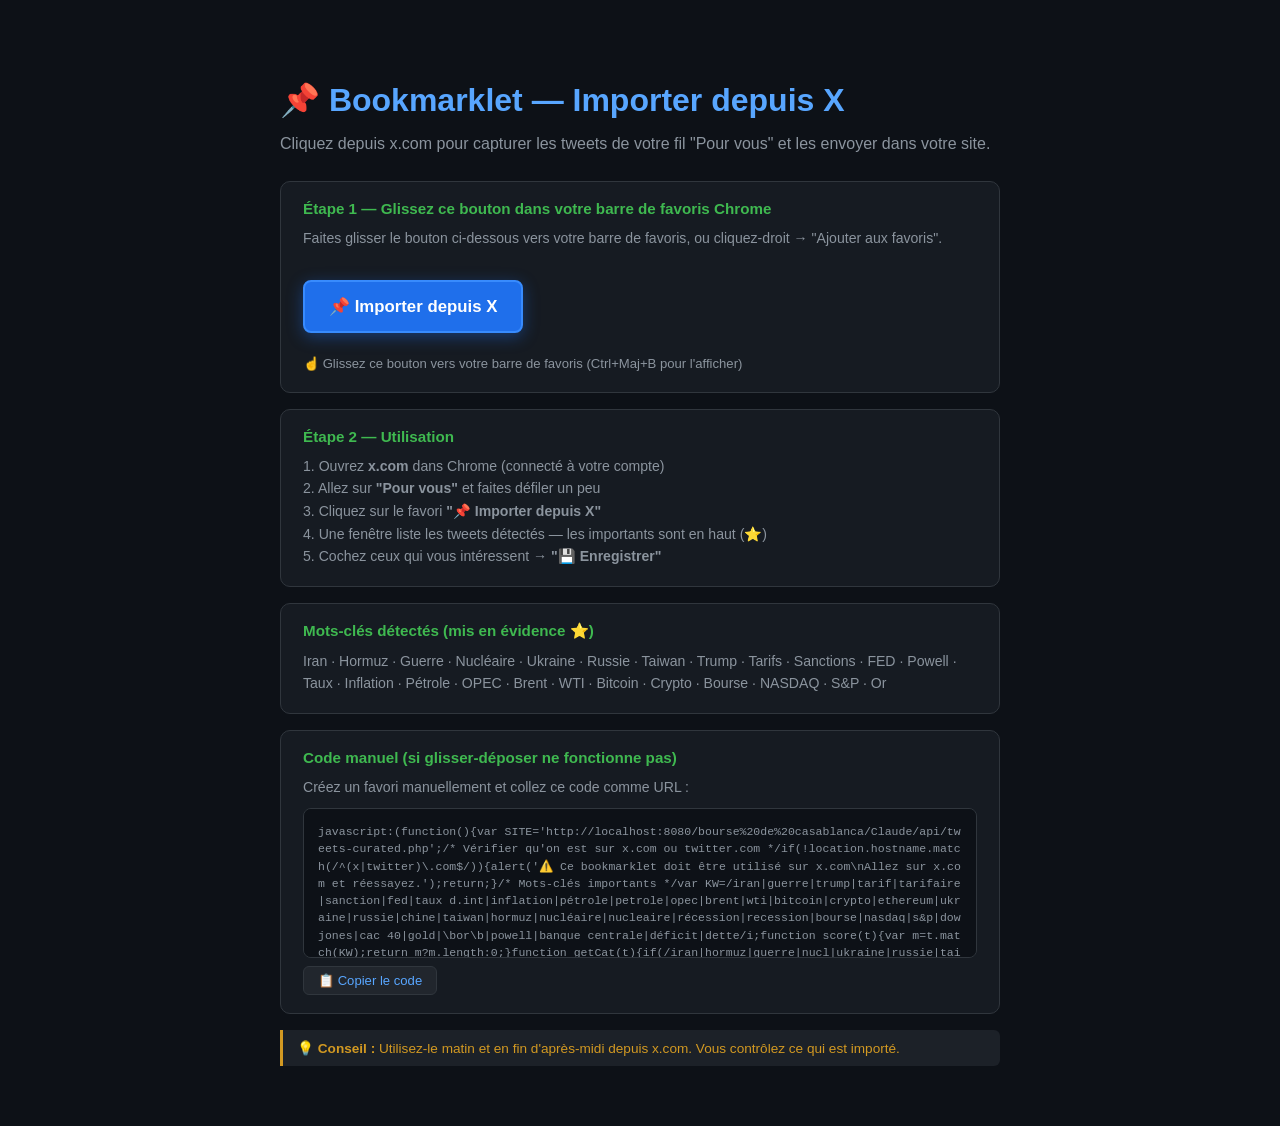
<file: bookmarklet.html>
<!DOCTYPE html>
<html lang="fr">
<head>
<meta charset="UTF-8">
<title>Bookmarklet — Importer depuis X</title>
<style>
    body { font-family: 'Segoe UI', sans-serif; background: #0d1117; color: #e6edf3; max-width: 720px; margin: 40px auto; padding: 20px; }
    h1 { color: #58a6ff; margin-bottom: 6px; }
    .subtitle { color: #8b949e; margin-bottom: 28px; }
    .step { background: #161b22; border: 1px solid #30363d; border-radius: 10px; padding: 18px 22px; margin-bottom: 16px; }
    .step h3 { margin: 0 0 10px; color: #3fb950; font-size: 0.95em; }
    .step p { margin: 0; color: #8b949e; font-size: 0.88em; line-height: 1.6; }
    .bookmarklet-btn {
        display: inline-block; padding: 14px 24px; background: #1f6feb; color: #fff;
        border-radius: 8px; text-decoration: none; font-weight: 700; font-size: 1.05em;
        border: 2px solid #388bfd; cursor: grab; margin: 12px 0;
        box-shadow: 0 4px 16px rgba(31,111,235,0.4); transition: transform .15s;
    }
    .bookmarklet-btn:hover { transform: translateY(-2px); }
    .code-box {
        background: #0d1117; border: 1px solid #30363d; border-radius: 8px;
        padding: 14px; font-family: 'Courier New', monospace; font-size: 0.72em;
        color: #8b949e; word-break: break-all; line-height: 1.5; max-height: 120px;
        overflow-y: auto; margin-top: 10px;
    }
    .copy-btn { background: #21262d; border: 1px solid #30363d; color: #58a6ff; padding: 6px 14px; border-radius: 6px; cursor: pointer; font-size: 0.82em; margin-top: 8px; }
    .tip { background: #1c2128; border-left: 3px solid #d29922; padding: 10px 14px; border-radius: 0 6px 6px 0; font-size: 0.85em; color: #d29922; margin-top: 16px; }
</style>
</head>
<body>

<h1>📌 Bookmarklet — Importer depuis X</h1>
<p class="subtitle">Cliquez depuis x.com pour capturer les tweets de votre fil "Pour vous" et les envoyer dans votre site.</p>

<div class="step">
    <h3>Étape 1 — Glissez ce bouton dans votre barre de favoris Chrome</h3>
    <p>Faites glisser le bouton ci-dessous vers votre barre de favoris, ou cliquez-droit → "Ajouter aux favoris".</p>
    <br>
    <a class="bookmarklet-btn" id="the-bookmarklet" href="#">📌 Importer depuis X</a>
    <br>
    <p style="font-size:0.82em;color:#8b949e;margin-top:8px;">☝️ Glissez ce bouton vers votre barre de favoris (Ctrl+Maj+B pour l'afficher)</p>
</div>

<div class="step">
    <h3>Étape 2 — Utilisation</h3>
    <p>
        1. Ouvrez <strong>x.com</strong> dans Chrome (connecté à votre compte)<br>
        2. Allez sur <strong>"Pour vous"</strong> et faites défiler un peu<br>
        3. Cliquez sur le favori <strong>"📌 Importer depuis X"</strong><br>
        4. Une fenêtre liste les tweets détectés — les importants sont en haut (⭐)<br>
        5. Cochez ceux qui vous intéressent → <strong>"💾 Enregistrer"</strong>
    </p>
</div>

<div class="step">
    <h3>Mots-clés détectés (mis en évidence ⭐)</h3>
    <p>Iran · Hormuz · Guerre · Nucléaire · Ukraine · Russie · Taiwan · Trump · Tarifs · Sanctions · FED · Powell · Taux · Inflation · Pétrole · OPEC · Brent · WTI · Bitcoin · Crypto · Bourse · NASDAQ · S&amp;P · Or</p>
</div>

<div class="step">
    <h3>Code manuel (si glisser-déposer ne fonctionne pas)</h3>
    <p>Créez un favori manuellement et collez ce code comme URL :</p>
    <div class="code-box" id="code-display">Génération…</div>
    <button class="copy-btn" onclick="copyCode()">📋 Copier le code</button>
</div>

<div class="tip">
    💡 <strong>Conseil :</strong> Utilisez-le matin et en fin d'après-midi depuis x.com. Vous contrôlez ce qui est importé.
</div>

<script>
// ── Code du bookmarklet ────────────────────────────────────────────────────
const BOOKMARKLET_CODE = `javascript:(function(){
var SITE='http://localhost:8080/bourse%20de%20casablanca/Claude/api/tweets-curated.php';

/* Vérifier qu'on est sur x.com ou twitter.com */
if(!location.hostname.match(/^(x|twitter)\\.com$/)){
  alert('⚠️ Ce bookmarklet doit être utilisé sur x.com\\nAllez sur x.com et réessayez.');
  return;
}

/* Mots-clés importants */
var KW=/iran|guerre|trump|tarif|tarifaire|sanction|fed|taux d.int|inflation|pétrole|petrole|opec|brent|wti|bitcoin|crypto|ethereum|ukraine|russie|chine|taiwan|hormuz|nucléaire|nucleaire|récession|recession|bourse|nasdaq|s&p|dow jones|cac 40|gold|\\bor\\b|powell|banque centrale|déficit|dette/i;

function score(t){var m=t.match(KW);return m?m.length:0;}
function getCat(t){
  if(/iran|hormuz|guerre|nucl|ukraine|russie|taiwan/i.test(t))return'geopolitique';
  if(/trump|tarif|sanction/i.test(t))return'trump';
  if(/fed|powell|taux|inflation|banque.centr/i.test(t))return'fed';
  if(/pétrole|petrole|opec|brent|wti/i.test(t))return'petrole';
  if(/bitcoin|crypto|ethereum/i.test(t))return'crypto';
  return'autre';
}

/* Extraction tweets — plusieurs sélecteurs pour robustesse */
var items=[];
var seen=new Set();

/* Méthode 1 : articles tweet standard */
var arts=document.querySelectorAll('article[data-testid="tweet"],article[role="article"]');
arts.forEach(function(art){
  var tEl=art.querySelector('[data-testid="tweetText"],[lang]');
  var aEl=art.querySelector('[data-testid="User-Name"],a[role="link"][href*="/"] span');
  var lEl=art.querySelector('a[href*="/status/"]');
  if(!tEl)return;
  var text=tEl.innerText.trim();
  if(!text||text.length<20)return;
  if(seen.has(text.substring(0,60)))return;
  seen.add(text.substring(0,60));
  var author='';
  if(aEl){var parts=aEl.innerText.split('\\n');author=parts[0].trim();}
  var url='';
  if(lEl){var h=lEl.getAttribute('href');url=h.startsWith('http')?h:'https://x.com'+h;}
  var sc=score(text);
  items.push({text:text,source:author,url:url,score:sc,category:getCat(text)});
});

/* Méthode 2 : fallback div avec data-testid tweetText */
if(items.length===0){
  document.querySelectorAll('[data-testid="tweetText"]').forEach(function(el){
    var text=el.innerText.trim();
    if(!text||text.length<20)return;
    if(seen.has(text.substring(0,60)))return;
    seen.add(text.substring(0,60));
    var art=el.closest('article,div[data-testid]');
    var lEl=art?art.querySelector('a[href*="/status/"]'):null;
    var url=lEl?'https://x.com'+lEl.getAttribute('href'):'';
    var sc=score(text);
    items.push({text:text,source:'@X',url:url,score:sc,category:getCat(text)});
  });
}

if(items.length===0){
  alert('❌ Aucun tweet trouvé dans la page.\\n\\nVérifiez :\\n• Être sur x.com/home (Pour vous)\\n• Que la page est bien chargée\\n• Faites défiler et réessayez');
  return;
}

/* Trier : importants (score>0) en tête, puis les autres */
items.sort(function(a,b){return b.score-a.score;});

/* ── Interface de sélection ── */
var ov=document.createElement('div');
ov.style.cssText='position:fixed;inset:0;z-index:2147483647;background:rgba(0,0,0,0.88);display:flex;align-items:center;justify-content:center;font-family:-apple-system,system-ui,sans-serif;';

var card=document.createElement('div');
card.style.cssText='background:#161b22;border:1px solid #30363d;border-radius:14px;width:min(640px,96vw);max-height:85vh;display:flex;flex-direction:column;box-shadow:0 25px 80px rgba(0,0,0,0.7);';

var imp=items.filter(function(x){return x.score>0;}).length;
card.innerHTML=
  '<div style="padding:16px 20px;border-bottom:1px solid #30363d;display:flex;align-items:center;justify-content:space-between;flex-shrink:0;">'+
    '<div>'+
      '<span style="font-weight:800;color:#e6edf3;font-size:1em;">📌 Tweets trouvés : '+items.length+'</span>'+
      (imp>0?'<span style="margin-left:10px;background:#2a1508;color:#f0883e;font-size:0.72em;padding:2px 8px;border-radius:10px;">⭐ '+imp+' important'+(imp>1?'s':'')+'</span>':'')+'<br>'+
      '<span style="font-size:0.75em;color:#8b949e;">Les ⭐ contiennent des mots-clés financiers/géopolitiques</span>'+
    '</div>'+
    '<button id="bm-close" style="background:none;border:none;color:#8b949e;cursor:pointer;font-size:1.4em;padding:4px 8px;line-height:1;">✕</button>'+
  '</div>'+
  '<div style="padding:8px 10px;border-bottom:1px solid #21262d;display:flex;gap:8px;flex-shrink:0;">'+
    '<button id="bm-all" style="background:#21262d;border:1px solid #30363d;color:#8b949e;padding:4px 12px;border-radius:6px;cursor:pointer;font-size:0.8em;">✅ Tout cocher</button>'+
    '<button id="bm-imp" style="background:#21262d;border:1px solid #30363d;color:#f0883e;padding:4px 12px;border-radius:6px;cursor:pointer;font-size:0.8em;">⭐ Importants seulement</button>'+
    '<button id="bm-none" style="background:#21262d;border:1px solid #30363d;color:#8b949e;padding:4px 12px;border-radius:6px;cursor:pointer;font-size:0.8em;">☐ Tout décocher</button>'+
  '</div>'+
  '<div id="bm-list" style="overflow-y:auto;flex:1;padding:10px 12px;"></div>'+
  '<div style="padding:14px 20px;border-top:1px solid #30363d;display:flex;gap:10px;justify-content:flex-end;flex-shrink:0;">'+
    '<button id="bm-cancel" style="background:#21262d;border:1px solid #30363d;color:#8b949e;padding:9px 20px;border-radius:8px;cursor:pointer;font-size:0.88em;">Annuler</button>'+
    '<button id="bm-save" style="background:#1f6feb;border:none;color:#fff;padding:9px 22px;border-radius:8px;cursor:pointer;font-weight:700;font-size:0.88em;">💾 Enregistrer la sélection</button>'+
  '</div>';

ov.appendChild(card);
document.body.appendChild(ov);

var list=card.querySelector('#bm-list');
var cats={geopolitique:'🌍',trump:'🇺🇸',fed:'🏦',petrole:'🛢️',crypto:'₿',autre:'📌'};
var catColors={geopolitique:'#f85149',trump:'#d29922',fed:'#58a6ff',petrole:'#f0883e',crypto:'#a371f7',autre:'#8b949e'};

items.forEach(function(it,i){
  var isImp=it.score>0;
  var row=document.createElement('label');
  row.style.cssText='display:flex;gap:10px;align-items:flex-start;padding:10px;border-radius:8px;cursor:pointer;margin-bottom:6px;border:1px solid '+(isImp?'#2a1508':'#21262d')+';background:'+(isImp?'rgba(240,136,62,0.04)':'transparent')+';';
  row.innerHTML=
    '<input type="checkbox" '+(isImp?'checked':'')+' data-i="'+i+'" style="margin-top:4px;flex-shrink:0;width:15px;height:15px;cursor:pointer;">'+
    '<div style="flex:1;min-width:0;">'+
      (isImp?'<span style="font-size:0.7em;background:#2a1508;color:#f0883e;padding:1px 7px;border-radius:8px;margin-bottom:5px;display:inline-block;">⭐ Important</span><br>':'')+
      '<div style="font-size:0.86em;color:#e6edf3;line-height:1.55;word-break:break-word;">'+it.text.replace(/</g,'&lt;').replace(/>/g,'&gt;').substring(0,300)+(it.text.length>300?'…':'')+'</div>'+
      '<div style="margin-top:6px;display:flex;gap:8px;flex-wrap:wrap;align-items:center;">'+
        (it.source?'<span style="font-size:0.73em;color:#58a6ff;font-weight:600;">'+it.source.replace(/</g,'&lt;')+'</span>':'')+
        '<span style="font-size:0.7em;background:#21262d;color:'+catColors[it.category]+';padding:2px 8px;border-radius:10px;">'+cats[it.category]+' '+it.category+'</span>'+
        (it.url?'<a href="'+it.url+'" target="_blank" style="font-size:0.7em;color:#8b949e;text-decoration:none;">🔗 voir</a>':'')+
      '</div>'+
    '</div>';
  list.appendChild(row);
});

function close(){if(ov.parentNode)document.body.removeChild(ov);}
card.querySelector('#bm-close').onclick=close;
card.querySelector('#bm-cancel').onclick=close;
card.querySelector('#bm-all').onclick=function(){card.querySelectorAll('input[type=checkbox]').forEach(function(c){c.checked=true;});};
card.querySelector('#bm-none').onclick=function(){card.querySelectorAll('input[type=checkbox]').forEach(function(c){c.checked=false;});};
card.querySelector('#bm-imp').onclick=function(){card.querySelectorAll('input[type=checkbox]').forEach(function(c){c.checked=!!items[parseInt(c.dataset.i)]&&items[parseInt(c.dataset.i)].score>0;});};
ov.addEventListener('click',function(e){if(e.target===ov)close();});

card.querySelector('#bm-save').onclick=async function(){
  var sel=Array.from(card.querySelectorAll('input[type=checkbox]:checked')).map(function(cb){return items[parseInt(cb.dataset.i)];});
  if(!sel.length){alert('Aucun tweet sélectionné.');return;}
  var btn=card.querySelector('#bm-save');
  btn.textContent='⏳ Enregistrement…';btn.disabled=true;
  var ok=0,fail=0;
  for(var j=0;j<sel.length;j++){
    try{
      var r=await fetch(SITE,{method:'POST',headers:{'Content-Type':'application/json'},body:JSON.stringify(sel[j])});
      var d=await r.json();
      if(d.success)ok++;else fail++;
    }catch(e){fail++;}
  }
  btn.textContent='✅ '+ok+' enregistré'+(ok>1?'s':'')+(fail?' ('+fail+' erreur'+(fail>1?'s':'')+')':'')+'!';
  setTimeout(close,2000);
};
})();`;

// Mettre le code dans le bouton bookmarklet
const btn = document.getElementById('the-bookmarklet');
btn.setAttribute('href', BOOKMARKLET_CODE.replace(/\n\s*/g, ''));

// Afficher dans la boîte de code
document.getElementById('code-display').textContent = BOOKMARKLET_CODE.replace(/\n\s*/g, '');

function copyCode() {
    navigator.clipboard.writeText(BOOKMARKLET_CODE.replace(/\n\s*/g, '')).then(() => {
        const b = document.querySelector('.copy-btn');
        b.textContent = '✅ Copié !';
        setTimeout(() => b.textContent = '📋 Copier le code', 2000);
    });
}
</script>

</body>
</html>
</file>
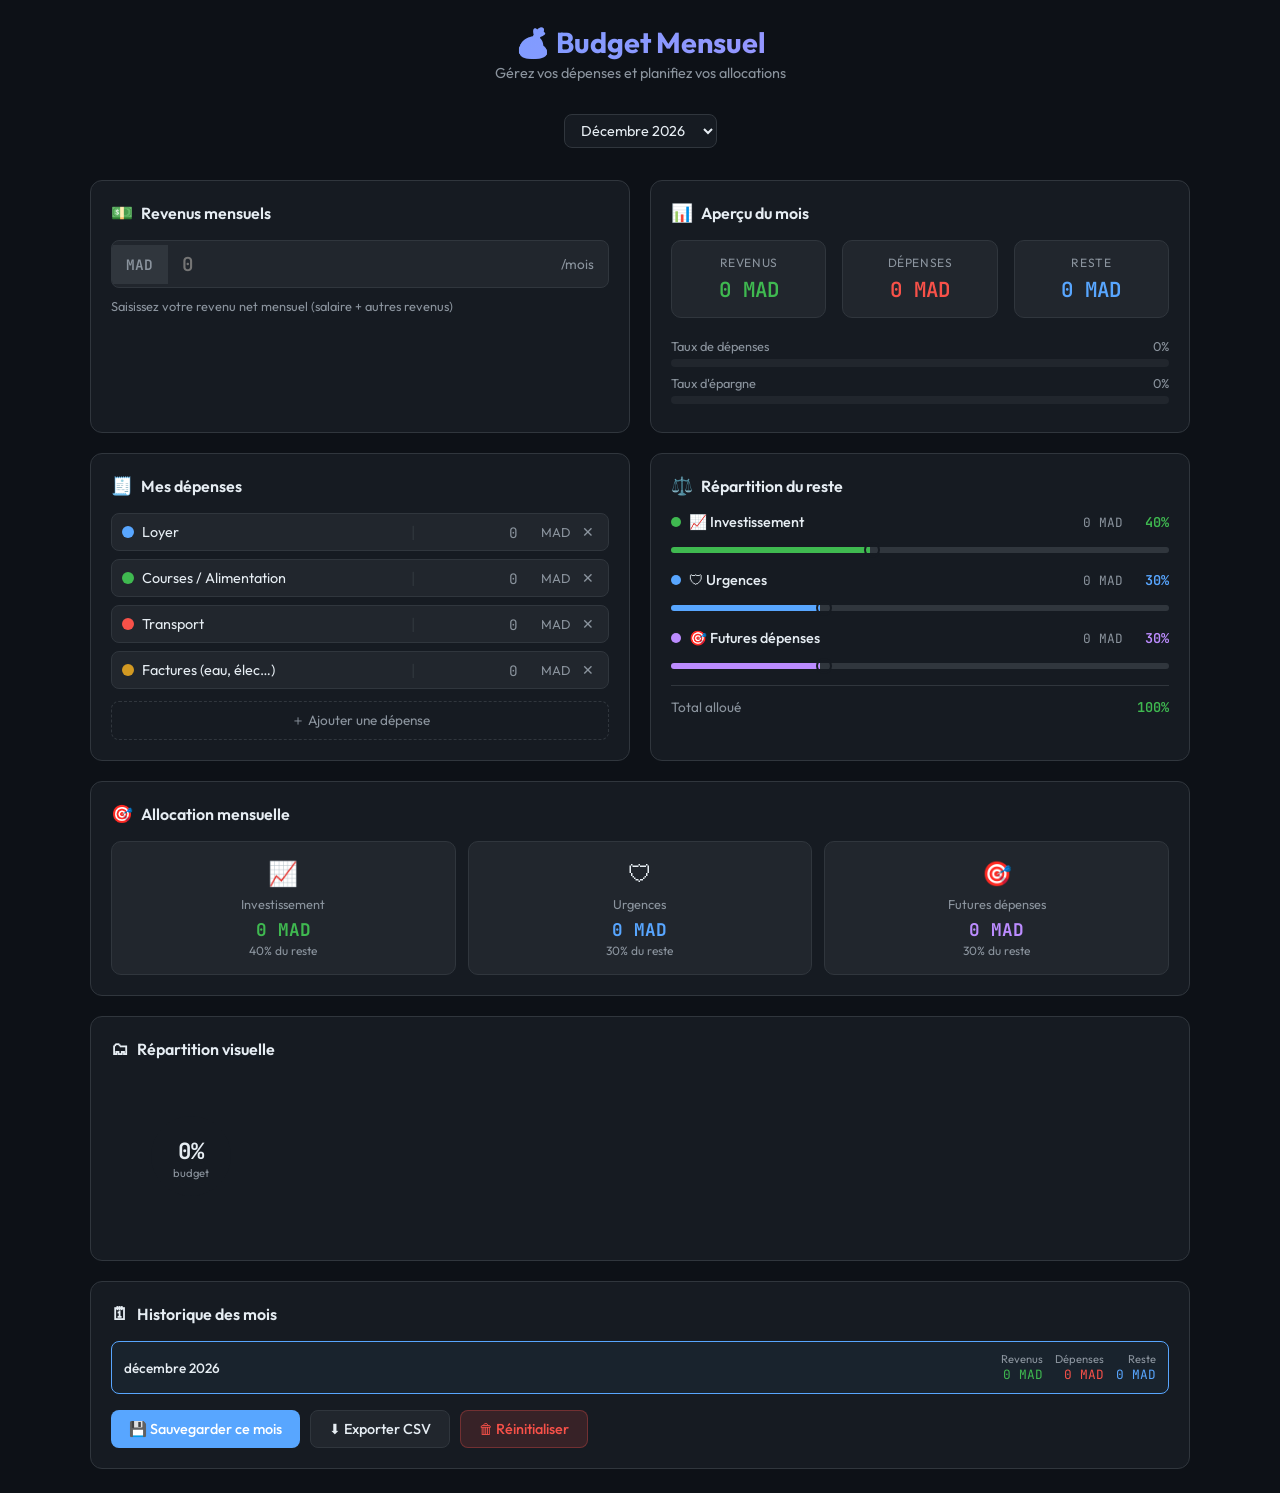
<file: budget.html>
<!DOCTYPE html>
<html lang="fr">
<head>
<meta charset="UTF-8">
<meta name="viewport" content="width=device-width, initial-scale=1.0">
<title>Budget Mensuel</title>
<link rel="preconnect" href="https://fonts.googleapis.com">
<link href="https://fonts.googleapis.com/css2?family=Outfit:wght@300;400;500;600;700&family=JetBrains+Mono:wght@400;500&display=swap" rel="stylesheet">
<style>
  :root {
    --bg: #0d1117;
    --bg2: #161b22;
    --bg3: #21262d;
    --bg4: #30363d;
    --border: #30363d;
    --text: #e6edf3;
    --text2: #8b949e;
    --accent: #58a6ff;
    --green: #3fb950;
    --red: #f85149;
    --orange: #d29922;
    --purple: #bc8cff;
    --teal: #39d353;
    --yellow: #e3b341;
  }
  * { margin: 0; padding: 0; box-sizing: border-box; }
  body {
    font-family: 'Outfit', sans-serif;
    background: var(--bg);
    color: var(--text);
    min-height: 100vh;
    padding: 24px 16px;
  }

  /* ── Header ── */
  .header {
    text-align: center;
    margin-bottom: 32px;
  }
  .header h1 {
    font-size: 1.8rem;
    font-weight: 700;
    background: linear-gradient(135deg, var(--accent), var(--purple));
    -webkit-background-clip: text;
    -webkit-text-fill-color: transparent;
    background-clip: text;
  }
  .header .subtitle { color: var(--text2); font-size: .9rem; margin-top: 4px; }
  .month-selector {
    display: inline-flex;
    align-items: center;
    gap: 8px;
    background: var(--bg2);
    border: 1px solid var(--border);
    border-radius: 8px;
    padding: 6px 12px;
    margin-top: 12px;
    color: var(--text);
    font-family: 'Outfit', sans-serif;
    font-size: .9rem;
    cursor: pointer;
  }
  .month-selector:focus { outline: none; border-color: var(--accent); }

  /* ── Layout ── */
  .layout {
    max-width: 1100px;
    margin: 0 auto;
    display: grid;
    grid-template-columns: 1fr 1fr;
    gap: 20px;
  }
  @media (max-width: 768px) {
    .layout { grid-template-columns: 1fr; }
  }
  .full-width { grid-column: 1 / -1; }

  /* ── Cards ── */
  .card {
    background: var(--bg2);
    border: 1px solid var(--border);
    border-radius: 12px;
    padding: 20px;
  }
  .card-title {
    font-size: 1rem;
    font-weight: 600;
    margin-bottom: 16px;
    display: flex;
    align-items: center;
    gap: 8px;
    color: var(--text);
  }
  .card-title .icon { font-size: 1.1rem; }

  /* ── Income ── */
  .income-input-wrap {
    display: flex;
    align-items: center;
    gap: 0;
    background: var(--bg3);
    border: 1px solid var(--border);
    border-radius: 8px;
    overflow: hidden;
    transition: border-color .2s;
  }
  .income-input-wrap:focus-within { border-color: var(--accent); }
  .income-prefix {
    padding: 10px 14px;
    background: var(--bg4);
    color: var(--text2);
    font-weight: 600;
    border-right: 1px solid var(--border);
    font-family: 'JetBrains Mono', monospace;
    font-size: .9rem;
  }
  .income-input {
    flex: 1;
    background: transparent;
    border: none;
    outline: none;
    color: var(--text);
    font-size: 1.2rem;
    font-weight: 600;
    padding: 10px 14px;
    font-family: 'JetBrains Mono', monospace;
  }
  .income-suffix {
    padding: 10px 14px;
    color: var(--text2);
    font-size: .85rem;
  }

  /* ── Expenses ── */
  .expense-list { display: flex; flex-direction: column; gap: 8px; margin-bottom: 12px; }
  .expense-row {
    display: flex;
    align-items: center;
    gap: 8px;
    background: var(--bg3);
    border: 1px solid var(--border);
    border-radius: 8px;
    padding: 8px 10px;
    transition: border-color .2s;
  }
  .expense-row:focus-within { border-color: var(--accent); }
  .expense-color {
    width: 12px; height: 12px;
    border-radius: 50%;
    flex-shrink: 0;
  }
  .expense-name {
    flex: 1;
    background: transparent;
    border: none;
    outline: none;
    color: var(--text);
    font-family: 'Outfit', sans-serif;
    font-size: .9rem;
  }
  .expense-name::placeholder { color: var(--text2); }
  .expense-sep { color: var(--border); }
  .expense-amount {
    width: 110px;
    background: transparent;
    border: none;
    outline: none;
    color: var(--yellow);
    font-family: 'JetBrains Mono', monospace;
    font-size: .9rem;
    text-align: right;
  }
  .expense-amount::placeholder { color: var(--text2); }
  .expense-unit { color: var(--text2); font-size: .8rem; flex-shrink: 0; }
  .btn-del {
    background: none;
    border: none;
    color: var(--text2);
    cursor: pointer;
    padding: 2px 4px;
    border-radius: 4px;
    font-size: .85rem;
    transition: color .2s, background .2s;
  }
  .btn-del:hover { color: var(--red); background: rgba(248,81,73,.1); }
  .btn-add {
    width: 100%;
    background: none;
    border: 1px dashed var(--border);
    border-radius: 8px;
    color: var(--text2);
    font-family: 'Outfit', sans-serif;
    font-size: .85rem;
    padding: 9px;
    cursor: pointer;
    transition: border-color .2s, color .2s;
  }
  .btn-add:hover { border-color: var(--accent); color: var(--accent); }

  /* ── Summary bar ── */
  .summary-bar {
    background: var(--bg2);
    border: 1px solid var(--border);
    border-radius: 12px;
    padding: 20px;
  }
  .summary-numbers {
    display: grid;
    grid-template-columns: repeat(3, 1fr);
    gap: 16px;
    margin-bottom: 20px;
  }
  @media (max-width: 480px) {
    .summary-numbers { grid-template-columns: 1fr 1fr; }
  }
  .sum-card {
    background: var(--bg3);
    border: 1px solid var(--border);
    border-radius: 10px;
    padding: 14px 16px;
    text-align: center;
  }
  .sum-label { font-size: .75rem; color: var(--text2); text-transform: uppercase; letter-spacing: .05em; margin-bottom: 6px; }
  .sum-value {
    font-family: 'JetBrains Mono', monospace;
    font-size: 1.3rem;
    font-weight: 600;
  }
  .sum-value.income { color: var(--green); }
  .sum-value.expenses { color: var(--red); }
  .sum-value.reste { color: var(--accent); }
  .sum-value.negative { color: var(--red) !important; }

  /* Progress bar */
  .progress-wrap { margin-bottom: 8px; }
  .progress-label {
    display: flex;
    justify-content: space-between;
    font-size: .8rem;
    color: var(--text2);
    margin-bottom: 5px;
  }
  .progress-track {
    height: 8px;
    background: var(--bg3);
    border-radius: 99px;
    overflow: hidden;
  }
  .progress-fill {
    height: 100%;
    border-radius: 99px;
    transition: width .4s ease;
  }

  /* Donut chart */
  .donut-wrap {
    display: flex;
    align-items: center;
    gap: 20px;
    flex-wrap: wrap;
  }
  .donut-container { position: relative; flex-shrink: 0; }
  .donut-center {
    position: absolute;
    top: 50%; left: 50%;
    transform: translate(-50%, -50%);
    text-align: center;
  }
  .donut-center .pct {
    font-size: 1.4rem;
    font-weight: 700;
    font-family: 'JetBrains Mono', monospace;
    color: var(--text);
  }
  .donut-center .lbl {
    font-size: .7rem;
    color: var(--text2);
  }
  .donut-legend { flex: 1; min-width: 160px; }
  .legend-item {
    display: flex;
    align-items: center;
    gap: 8px;
    padding: 5px 0;
    font-size: .85rem;
  }
  .legend-dot { width: 10px; height: 10px; border-radius: 50%; flex-shrink: 0; }
  .legend-name { flex: 1; color: var(--text2); }
  .legend-val {
    font-family: 'JetBrains Mono', monospace;
    font-size: .8rem;
    font-weight: 500;
  }

  /* ── Distribution sliders ── */
  .dist-grid { display: flex; flex-direction: column; gap: 14px; }
  .dist-row { }
  .dist-header {
    display: flex;
    align-items: center;
    justify-content: space-between;
    margin-bottom: 6px;
  }
  .dist-label {
    display: flex;
    align-items: center;
    gap: 8px;
    font-size: .9rem;
    font-weight: 500;
  }
  .dist-dot { width: 10px; height: 10px; border-radius: 50%; }
  .dist-pct {
    font-family: 'JetBrains Mono', monospace;
    font-size: .85rem;
    font-weight: 600;
    min-width: 36px;
    text-align: right;
  }
  .dist-amount {
    font-family: 'JetBrains Mono', monospace;
    font-size: .8rem;
    color: var(--text2);
  }
  input[type=range] {
    -webkit-appearance: none;
    width: 100%;
    height: 6px;
    border-radius: 99px;
    outline: none;
    cursor: pointer;
  }
  input[type=range]::-webkit-slider-thumb {
    -webkit-appearance: none;
    width: 16px; height: 16px;
    border-radius: 50%;
    cursor: pointer;
    border: 2px solid var(--bg2);
  }
  .dist-warning {
    font-size: .8rem;
    color: var(--red);
    margin-top: 10px;
    display: none;
    padding: 8px 12px;
    background: rgba(248,81,73,.1);
    border-radius: 6px;
    border: 1px solid rgba(248,81,73,.2);
  }
  .dist-total-bar {
    margin-top: 12px;
    padding-top: 12px;
    border-top: 1px solid var(--border);
    display: flex;
    justify-content: space-between;
    align-items: center;
    font-size: .85rem;
    color: var(--text2);
  }
  .dist-total-val {
    font-family: 'JetBrains Mono', monospace;
    font-weight: 600;
  }
  .dist-total-val.ok { color: var(--green); }
  .dist-total-val.over { color: var(--red); }
  .dist-total-val.under { color: var(--orange); }

  /* ── Allocation cards ── */
  .alloc-grid {
    display: grid;
    grid-template-columns: repeat(3, 1fr);
    gap: 12px;
  }
  @media (max-width: 500px) {
    .alloc-grid { grid-template-columns: 1fr; }
  }
  .alloc-card {
    background: var(--bg3);
    border-radius: 10px;
    padding: 16px;
    border: 1px solid var(--border);
    text-align: center;
  }
  .alloc-icon { font-size: 1.5rem; margin-bottom: 8px; }
  .alloc-label { font-size: .8rem; color: var(--text2); margin-bottom: 6px; }
  .alloc-amount {
    font-family: 'JetBrains Mono', monospace;
    font-size: 1.1rem;
    font-weight: 700;
  }
  .alloc-pct { font-size: .75rem; color: var(--text2); margin-top: 2px; }

  /* ── History ── */
  .hist-list { display: flex; flex-direction: column; gap: 6px; max-height: 300px; overflow-y: auto; }
  .hist-item {
    display: flex;
    align-items: center;
    justify-content: space-between;
    padding: 10px 12px;
    background: var(--bg3);
    border-radius: 8px;
    font-size: .85rem;
    cursor: pointer;
    border: 1px solid transparent;
    transition: border-color .2s;
  }
  .hist-item:hover { border-color: var(--accent); }
  .hist-item.active { border-color: var(--accent); background: rgba(88,166,255,.05); }
  .hist-month { font-weight: 500; }
  .hist-stats { display: flex; gap: 12px; }
  .hist-stat { display: flex; flex-direction: column; align-items: flex-end; }
  .hist-stat span:first-child { font-size: .7rem; color: var(--text2); }
  .hist-stat span:last-child { font-family: 'JetBrains Mono', monospace; font-size: .8rem; }

  /* ── Action buttons ── */
  .actions {
    display: flex;
    gap: 10px;
    flex-wrap: wrap;
    margin-top: 16px;
  }
  .btn {
    padding: 9px 18px;
    border-radius: 8px;
    border: none;
    font-family: 'Outfit', sans-serif;
    font-size: .9rem;
    font-weight: 500;
    cursor: pointer;
    transition: opacity .2s, transform .1s;
  }
  .btn:hover { opacity: .85; }
  .btn:active { transform: scale(.97); }
  .btn-primary { background: var(--accent); color: #fff; }
  .btn-secondary { background: var(--bg3); color: var(--text); border: 1px solid var(--border); }
  .btn-danger { background: rgba(248,81,73,.15); color: var(--red); border: 1px solid rgba(248,81,73,.3); }

  /* ── Toast ── */
  .toast {
    position: fixed;
    bottom: 24px; right: 24px;
    background: var(--bg3);
    border: 1px solid var(--border);
    border-radius: 10px;
    padding: 12px 18px;
    font-size: .85rem;
    box-shadow: 0 8px 24px rgba(0,0,0,.4);
    transform: translateY(80px);
    opacity: 0;
    transition: all .3s ease;
    z-index: 9999;
  }
  .toast.show { transform: translateY(0); opacity: 1; }
  .toast.success { border-color: var(--green); }
  .toast.error { border-color: var(--red); }

  /* scrollbar */
  ::-webkit-scrollbar { width: 6px; }
  ::-webkit-scrollbar-track { background: var(--bg2); }
  ::-webkit-scrollbar-thumb { background: var(--bg4); border-radius: 3px; }
</style>
</head>
<body>

<!-- Header -->
<div class="header">
  <h1>💰 Budget Mensuel</h1>
  <div class="subtitle">Gérez vos dépenses et planifiez vos allocations</div>
  <br>
  <select class="month-selector" id="monthSelect" onchange="onMonthChange()">
  </select>
</div>

<div class="layout" id="mainLayout">

  <!-- ── Revenus ── -->
  <div class="card">
    <div class="card-title"><span class="icon">💵</span> Revenus mensuels</div>
    <div class="income-input-wrap">
      <div class="income-prefix">MAD</div>
      <input type="number" class="income-input" id="incomeInput" placeholder="0" min="0" oninput="recalculate()">
      <div class="income-suffix">/mois</div>
    </div>
    <div style="margin-top:10px; font-size:.8rem; color:var(--text2)">
      Saisissez votre revenu net mensuel (salaire + autres revenus)
    </div>
  </div>

  <!-- ── Taux d'épargne ── -->
  <div class="card">
    <div class="card-title"><span class="icon">📊</span> Aperçu du mois</div>
    <div class="summary-numbers">
      <div class="sum-card">
        <div class="sum-label">Revenus</div>
        <div class="sum-value income" id="sumIncome">0</div>
      </div>
      <div class="sum-card">
        <div class="sum-label">Dépenses</div>
        <div class="sum-value expenses" id="sumExpenses">0</div>
      </div>
      <div class="sum-card">
        <div class="sum-label">Reste</div>
        <div class="sum-value reste" id="sumReste">0</div>
      </div>
    </div>
    <div class="progress-wrap">
      <div class="progress-label">
        <span>Taux de dépenses</span>
        <span id="pctDepenses">0%</span>
      </div>
      <div class="progress-track">
        <div class="progress-fill" id="progressDepenses" style="background:var(--red); width:0%"></div>
      </div>
    </div>
    <div class="progress-wrap" style="margin-top:8px">
      <div class="progress-label">
        <span>Taux d'épargne</span>
        <span id="pctEpargne">0%</span>
      </div>
      <div class="progress-track">
        <div class="progress-fill" id="progressEpargne" style="background:var(--green); width:0%"></div>
      </div>
    </div>
  </div>

  <!-- ── Dépenses ── -->
  <div class="card">
    <div class="card-title"><span class="icon">🧾</span> Mes dépenses</div>
    <div class="expense-list" id="expenseList"></div>
    <button class="btn-add" onclick="addExpense()">＋ Ajouter une dépense</button>
  </div>

  <!-- ── Répartition du reste ── -->
  <div class="card">
    <div class="card-title"><span class="icon">⚖️</span> Répartition du reste</div>
    <div class="dist-grid" id="distGrid"></div>
    <div class="dist-warning" id="distWarning">⚠️ Le total dépasse 100% — réduisez les pourcentages.</div>
    <div class="dist-total-bar">
      <span>Total alloué</span>
      <span class="dist-total-val" id="distTotalVal">0%</span>
    </div>
  </div>

  <!-- ── Allocation résumé ── -->
  <div class="card full-width">
    <div class="card-title"><span class="icon">🎯</span> Allocation mensuelle</div>
    <div class="alloc-grid" id="allocGrid"></div>
  </div>

  <!-- ── Graphique donut + bilan ── -->
  <div class="card full-width summary-bar">
    <div class="card-title"><span class="icon">🗂</span> Répartition visuelle</div>
    <div class="donut-wrap">
      <div class="donut-container">
        <svg id="donutSvg" width="160" height="160" viewBox="0 0 160 160"></svg>
        <div class="donut-center">
          <div class="pct" id="donutCenter">100%</div>
          <div class="lbl">budget</div>
        </div>
      </div>
      <div class="donut-legend" id="donutLegend"></div>
    </div>
  </div>

  <!-- ── Historique ── -->
  <div class="card full-width">
    <div class="card-title"><span class="icon">🗓</span> Historique des mois</div>
    <div class="hist-list" id="histList">
      <div style="color:var(--text2); font-size:.85rem; padding:12px">Aucun historique enregistré.</div>
    </div>
    <div class="actions">
      <button class="btn btn-primary" onclick="saveCurrent()">💾 Sauvegarder ce mois</button>
      <button class="btn btn-secondary" onclick="exportCSV()">⬇ Exporter CSV</button>
      <button class="btn btn-danger" onclick="clearCurrent()">🗑 Réinitialiser</button>
    </div>
  </div>

</div>

<!-- Toast -->
<div class="toast" id="toast"></div>

<script>
// ─────────────────────────────────────────────
// CONSTANTS & PALETTE
// ─────────────────────────────────────────────
const EXPENSE_COLORS = [
  '#58a6ff','#3fb950','#f85149','#d29922','#bc8cff',
  '#39d353','#e3b341','#79c0ff','#56d364','#ffa657',
  '#ff7b72','#d2a8ff','#a5f3fc','#fef9c3','#fce7f3'
];

const DIST_PRESETS = [
  { id: 'invest',   label: 'Investissement', icon: '📈', color: '#3fb950', pct: 40 },
  { id: 'urgence',  label: 'Urgences',       icon: '🛡', color: '#58a6ff', pct: 30 },
  { id: 'futur',    label: 'Futures dépenses', icon: '🎯', color: '#bc8cff', pct: 30 },
];

// ─────────────────────────────────────────────
// STATE
// ─────────────────────────────────────────────
let state = {
  income: 0,
  expenses: [],
  distribution: DIST_PRESETS.map(d => ({ ...d })),
};

// ─────────────────────────────────────────────
// MONTH SELECTOR
// ─────────────────────────────────────────────
function buildMonthOptions() {
  const sel = document.getElementById('monthSelect');
  const now = new Date();
  const months = ['Janvier','Février','Mars','Avril','Mai','Juin',
                  'Juillet','Août','Septembre','Octobre','Novembre','Décembre'];
  for (let i = 0; i < 12; i++) {
    const d = new Date(now.getFullYear(), now.getMonth() - 6 + i, 1);
    const val = `${d.getFullYear()}-${String(d.getMonth()+1).padStart(2,'0')}`;
    const opt = document.createElement('option');
    opt.value = val;
    opt.textContent = `${months[d.getMonth()]} ${d.getFullYear()}`;
    if (d.getMonth() === now.getMonth() && d.getFullYear() === now.getFullYear())
      opt.selected = true;
    sel.appendChild(opt);
  }
}

function currentMonthKey() {
  return document.getElementById('monthSelect').value;
}

function onMonthChange() {
  loadMonth(currentMonthKey());
}

// ─────────────────────────────────────────────
// EXPENSE ROWS
// ─────────────────────────────────────────────
function addExpense(name = '', amount = '') {
  const idx = state.expenses.length;
  const color = EXPENSE_COLORS[idx % EXPENSE_COLORS.length];
  state.expenses.push({ name, amount: parseFloat(amount) || 0, color });
  renderExpenses();
}

function removeExpense(idx) {
  state.expenses.splice(idx, 1);
  renderExpenses();
  recalculate();
}

function renderExpenses() {
  const list = document.getElementById('expenseList');
  list.innerHTML = '';
  state.expenses.forEach((exp, idx) => {
    const row = document.createElement('div');
    row.className = 'expense-row';
    row.innerHTML = `
      <div class="expense-color" style="background:${exp.color}"></div>
      <input class="expense-name" placeholder="Loyer, courses, transport…"
        value="${escHtml(exp.name)}"
        oninput="state.expenses[${idx}].name = this.value; saveAuto()">
      <span class="expense-sep">|</span>
      <input class="expense-amount" type="number" placeholder="0" min="0"
        value="${exp.amount || ''}"
        oninput="state.expenses[${idx}].amount = parseFloat(this.value)||0; recalculate()">
      <span class="expense-unit">MAD</span>
      <button class="btn-del" onclick="removeExpense(${idx})" title="Supprimer">✕</button>
    `;
    list.appendChild(row);
  });
}

// ─────────────────────────────────────────────
// DISTRIBUTION SLIDERS
// ─────────────────────────────────────────────
function renderDistribution() {
  const grid = document.getElementById('distGrid');
  grid.innerHTML = '';
  state.distribution.forEach((d, i) => {
    const row = document.createElement('div');
    row.className = 'dist-row';
    row.id = `dist-row-${d.id}`;
    row.innerHTML = `
      <div class="dist-header">
        <div class="dist-label">
          <div class="dist-dot" style="background:${d.color}"></div>
          <span>${d.icon} ${d.label}</span>
        </div>
        <div style="display:flex;gap:10px;align-items:center">
          <span class="dist-amount" id="dist-amt-${d.id}">0 MAD</span>
          <span class="dist-pct" style="color:${d.color}" id="dist-pct-${d.id}">${d.pct}%</span>
        </div>
      </div>
      <input type="range" min="0" max="100" value="${d.pct}"
        style="background: linear-gradient(to right, ${d.color} ${d.pct}%, var(--bg4) ${d.pct}%)"
        oninput="onSlider(${i}, this)"
        id="dist-slider-${d.id}">
    `;
    grid.appendChild(row);
  });
  updateDistAmounts();
}

function onSlider(idx, el) {
  state.distribution[idx].pct = parseInt(el.value);
  el.style.background = `linear-gradient(to right, ${state.distribution[idx].color} ${el.value}%, var(--bg4) ${el.value}%)`;
  document.getElementById(`dist-pct-${state.distribution[idx].id}`).textContent = el.value + '%';
  updateDistAmounts();
  updateAllocCards();
  updateDonut();
  saveAuto();
  checkDistTotal();
}

function updateDistAmounts() {
  const reste = getReste();
  state.distribution.forEach(d => {
    const amt = reste > 0 ? (reste * d.pct / 100) : 0;
    const el = document.getElementById(`dist-amt-${d.id}`);
    if (el) el.textContent = formatMAD(amt);
  });
}

function checkDistTotal() {
  const total = state.distribution.reduce((s, d) => s + d.pct, 0);
  const warn = document.getElementById('distWarning');
  const valEl = document.getElementById('distTotalVal');
  warn.style.display = total > 100 ? 'block' : 'none';
  valEl.textContent = total + '%';
  valEl.className = 'dist-total-val ' + (total === 100 ? 'ok' : total > 100 ? 'over' : 'under');
}

// ─────────────────────────────────────────────
// ALLOC CARDS
// ─────────────────────────────────────────────
function renderAllocCards() {
  const grid = document.getElementById('allocGrid');
  grid.innerHTML = '';
  state.distribution.forEach(d => {
    const card = document.createElement('div');
    card.className = 'alloc-card';
    card.id = `alloc-${d.id}`;
    card.innerHTML = `
      <div class="alloc-icon">${d.icon}</div>
      <div class="alloc-label">${d.label}</div>
      <div class="alloc-amount" style="color:${d.color}" id="alloc-amt-${d.id}">0 MAD</div>
      <div class="alloc-pct" id="alloc-pct-${d.id}">0% du reste</div>
    `;
    grid.appendChild(card);
  });
}

function updateAllocCards() {
  const reste = getReste();
  state.distribution.forEach(d => {
    const amt = reste > 0 ? (reste * d.pct / 100) : 0;
    const amtEl = document.getElementById(`alloc-amt-${d.id}`);
    const pctEl = document.getElementById(`alloc-pct-${d.id}`);
    if (amtEl) amtEl.textContent = formatMAD(amt);
    if (pctEl) pctEl.textContent = `${d.pct}% du reste`;
  });
}

// ─────────────────────────────────────────────
// DONUT CHART (pure SVG)
// ─────────────────────────────────────────────
function updateDonut() {
  const income = state.income;
  const totalExp = getTotalExpenses();
  const reste = getReste();

  // Segments: each expense + reste (split by distribution)
  const segments = [];

  state.expenses.forEach(e => {
    if (e.amount > 0)
      segments.push({ label: e.name || 'Dépense', value: e.amount, color: e.color });
  });

  // reste not allocated
  const totalDistPct = state.distribution.reduce((s, d) => s + d.pct, 0);
  const allocatedReste = reste > 0 ? (reste * Math.min(totalDistPct, 100) / 100) : 0;
  const nonAllocated = reste > 0 ? reste - allocatedReste : 0;

  state.distribution.forEach(d => {
    const amt = reste > 0 ? (reste * d.pct / 100) : 0;
    if (amt > 0) segments.push({ label: d.label, value: amt, color: d.color });
  });
  if (nonAllocated > 0.01)
    segments.push({ label: 'Non alloué', value: nonAllocated, color: '#30363d' });

  const total = segments.reduce((s, sg) => s + sg.value, 0) || 1;

  // Draw SVG donut
  const svg = document.getElementById('donutSvg');
  const cx = 80, cy = 80, R = 68, r = 42;
  svg.innerHTML = '';

  let startAngle = -Math.PI / 2;
  segments.forEach(seg => {
    const angle = (seg.value / total) * 2 * Math.PI;
    const endAngle = startAngle + angle;
    const x1 = cx + R * Math.cos(startAngle);
    const y1 = cy + R * Math.sin(startAngle);
    const x2 = cx + R * Math.cos(endAngle);
    const y2 = cy + R * Math.sin(endAngle);
    const ix1 = cx + r * Math.cos(endAngle);
    const iy1 = cy + r * Math.sin(endAngle);
    const ix2 = cx + r * Math.cos(startAngle);
    const iy2 = cy + r * Math.sin(startAngle);
    const large = angle > Math.PI ? 1 : 0;
    const path = document.createElementNS('http://www.w3.org/2000/svg', 'path');
    path.setAttribute('d',
      `M ${x1} ${y1} A ${R} ${R} 0 ${large} 1 ${x2} ${y2}
       L ${ix1} ${iy1} A ${r} ${r} 0 ${large} 0 ${ix2} ${iy2} Z`);
    path.setAttribute('fill', seg.color);
    path.setAttribute('opacity', '0.9');
    svg.appendChild(path);
    startAngle = endAngle;
  });

  // center circle background
  const circle = document.createElementNS('http://www.w3.org/2000/svg', 'circle');
  circle.setAttribute('cx', cx); circle.setAttribute('cy', cy); circle.setAttribute('r', r - 2);
  circle.setAttribute('fill', '#161b22');
  svg.appendChild(circle);

  // Center label
  const epargneRate = income > 0 ? Math.round(reste / income * 100) : 0;
  document.getElementById('donutCenter').textContent = epargneRate + '%';

  // Legend
  const legend = document.getElementById('donutLegend');
  legend.innerHTML = '';
  segments.forEach(seg => {
    const pct = Math.round(seg.value / total * 100);
    legend.innerHTML += `
      <div class="legend-item">
        <div class="legend-dot" style="background:${seg.color}"></div>
        <span class="legend-name">${escHtml(seg.label)}</span>
        <span class="legend-val" style="color:${seg.color}">${formatMAD(seg.value)} <span style="color:var(--text2)">(${pct}%)</span></span>
      </div>`;
  });
}

// ─────────────────────────────────────────────
// RECALCULATE
// ─────────────────────────────────────────────
function recalculate() {
  const income = parseFloat(document.getElementById('incomeInput').value) || 0;
  state.income = income;
  const totalExp = getTotalExpenses();
  const reste = getReste();

  document.getElementById('sumIncome').textContent = formatMAD(income);
  document.getElementById('sumExpenses').textContent = formatMAD(totalExp);

  const resteEl = document.getElementById('sumReste');
  resteEl.textContent = formatMAD(reste);
  resteEl.className = 'sum-value reste' + (reste < 0 ? ' negative' : '');

  const pctD = income > 0 ? Math.min(Math.round(totalExp / income * 100), 100) : 0;
  const pctE = income > 0 ? Math.max(Math.round(reste / income * 100), 0) : 0;
  document.getElementById('pctDepenses').textContent = pctD + '%';
  document.getElementById('pctEpargne').textContent = pctE + '%';
  document.getElementById('progressDepenses').style.width = pctD + '%';
  document.getElementById('progressEpargne').style.width = Math.min(pctE, 100) + '%';

  updateDistAmounts();
  updateAllocCards();
  updateDonut();
  checkDistTotal();
  saveAuto();
}

function getTotalExpenses() {
  return state.expenses.reduce((s, e) => s + (e.amount || 0), 0);
}

function getReste() {
  return state.income - getTotalExpenses();
}

// ─────────────────────────────────────────────
// STORAGE
// ─────────────────────────────────────────────
const STORAGE_KEY = 'budget_app_v1';

function saveAuto() {
  const key = currentMonthKey();
  const data = getAllData();
  data.months = data.months || {};
  data.months[key] = {
    income: state.income,
    expenses: state.expenses,
    distribution: state.distribution,
    savedAt: new Date().toISOString(),
  };
  localStorage.setItem(STORAGE_KEY, JSON.stringify(data));
}

function saveCurrent() {
  saveAuto();
  renderHistory();
  showToast('✅ Mois sauvegardé !', 'success');
}

function getAllData() {
  try { return JSON.parse(localStorage.getItem(STORAGE_KEY)) || {}; }
  catch { return {}; }
}

function loadMonth(key) {
  const data = getAllData();
  const m = data.months && data.months[key];
  if (m) {
    state.income = m.income || 0;
    state.expenses = m.expenses || [];
    state.distribution = m.distribution || DIST_PRESETS.map(d => ({ ...d }));
    document.getElementById('incomeInput').value = state.income || '';
  } else {
    state.income = 0;
    state.expenses = [];
    state.distribution = DIST_PRESETS.map(d => ({ ...d }));
    document.getElementById('incomeInput').value = '';
  }
  renderExpenses();
  renderDistribution();
  renderAllocCards();
  recalculate();
  renderHistory();
  checkDistTotal();
}

function clearCurrent() {
  if (!confirm('Réinitialiser le mois courant ?')) return;
  state.income = 0;
  state.expenses = [];
  state.distribution = DIST_PRESETS.map(d => ({ ...d }));
  document.getElementById('incomeInput').value = '';
  renderExpenses();
  renderDistribution();
  renderAllocCards();
  recalculate();
  saveAuto();
  showToast('Réinitialisé', 'success');
}

function renderHistory() {
  const data = getAllData();
  const months = data.months || {};
  const keys = Object.keys(months).sort().reverse();
  const list = document.getElementById('histList');
  const curKey = currentMonthKey();

  if (keys.length === 0) {
    list.innerHTML = '<div style="color:var(--text2); font-size:.85rem; padding:12px">Aucun historique enregistré.</div>';
    return;
  }
  list.innerHTML = '';
  keys.forEach(k => {
    const m = months[k];
    const totalExp = (m.expenses || []).reduce((s, e) => s + (e.amount || 0), 0);
    const reste = (m.income || 0) - totalExp;
    const [yr, mo] = k.split('-');
    const label = new Date(parseInt(yr), parseInt(mo)-1, 1)
      .toLocaleDateString('fr-FR', { month: 'long', year: 'numeric' });
    const item = document.createElement('div');
    item.className = 'hist-item' + (k === curKey ? ' active' : '');
    item.innerHTML = `
      <span class="hist-month">${label}</span>
      <div class="hist-stats">
        <div class="hist-stat">
          <span>Revenus</span>
          <span style="color:var(--green)">${formatMAD(m.income || 0)}</span>
        </div>
        <div class="hist-stat">
          <span>Dépenses</span>
          <span style="color:var(--red)">${formatMAD(totalExp)}</span>
        </div>
        <div class="hist-stat">
          <span>Reste</span>
          <span style="color:${reste >= 0 ? 'var(--accent)' : 'var(--red)'}">${formatMAD(reste)}</span>
        </div>
      </div>`;
    item.onclick = () => {
      document.getElementById('monthSelect').value = k;
      onMonthChange();
    };
    list.appendChild(item);
  });
}

// ─────────────────────────────────────────────
// EXPORT CSV
// ─────────────────────────────────────────────
function exportCSV() {
  const key = currentMonthKey();
  const [yr, mo] = key.split('-');
  const label = new Date(parseInt(yr), parseInt(mo)-1, 1)
    .toLocaleDateString('fr-FR', { month: 'long', year: 'numeric' });

  let csv = `Budget - ${label}\n\n`;
  csv += `Revenus,${state.income} MAD\n`;
  csv += `\nDépenses\n`;
  csv += `Catégorie,Montant\n`;
  state.expenses.forEach(e => {
    csv += `${e.name || 'Sans nom'},${e.amount} MAD\n`;
  });
  csv += `Total dépenses,${getTotalExpenses()} MAD\n`;
  csv += `Reste,${getReste()} MAD\n\n`;
  csv += `Allocation du reste\n`;
  csv += `Destination,Pourcentage,Montant\n`;
  const reste = getReste();
  state.distribution.forEach(d => {
    csv += `${d.label},${d.pct}%,${Math.round(reste * d.pct / 100)} MAD\n`;
  });

  const blob = new Blob([csv], { type: 'text/csv;charset=utf-8;' });
  const url = URL.createObjectURL(blob);
  const a = document.createElement('a');
  a.href = url; a.download = `budget_${key}.csv`; a.click();
  URL.revokeObjectURL(url);
  showToast('⬇ Export CSV téléchargé', 'success');
}

// ─────────────────────────────────────────────
// UTILITIES
// ─────────────────────────────────────────────
function formatMAD(n) {
  if (isNaN(n)) return '0 MAD';
  return Math.round(n).toLocaleString('fr-MA') + ' MAD';
}

function escHtml(s) {
  return String(s).replace(/&/g,'&amp;').replace(/</g,'&lt;').replace(/>/g,'&gt;').replace(/"/g,'&quot;');
}

function showToast(msg, type = '') {
  const t = document.getElementById('toast');
  t.textContent = msg;
  t.className = `toast ${type} show`;
  clearTimeout(t._timer);
  t._timer = setTimeout(() => t.className = 'toast', 2800);
}

// ─────────────────────────────────────────────
// INIT
// ─────────────────────────────────────────────
function init() {
  buildMonthOptions();
  loadMonth(currentMonthKey());
  // Default expenses if empty
  if (state.expenses.length === 0) {
    const defaults = [
      { name: 'Loyer', amount: 0 },
      { name: 'Courses / Alimentation', amount: 0 },
      { name: 'Transport', amount: 0 },
      { name: 'Factures (eau, élec…)', amount: 0 },
    ];
    defaults.forEach(d => addExpense(d.name, d.amount));
  }
}

init();
</script>
</body>
</html>
</file>
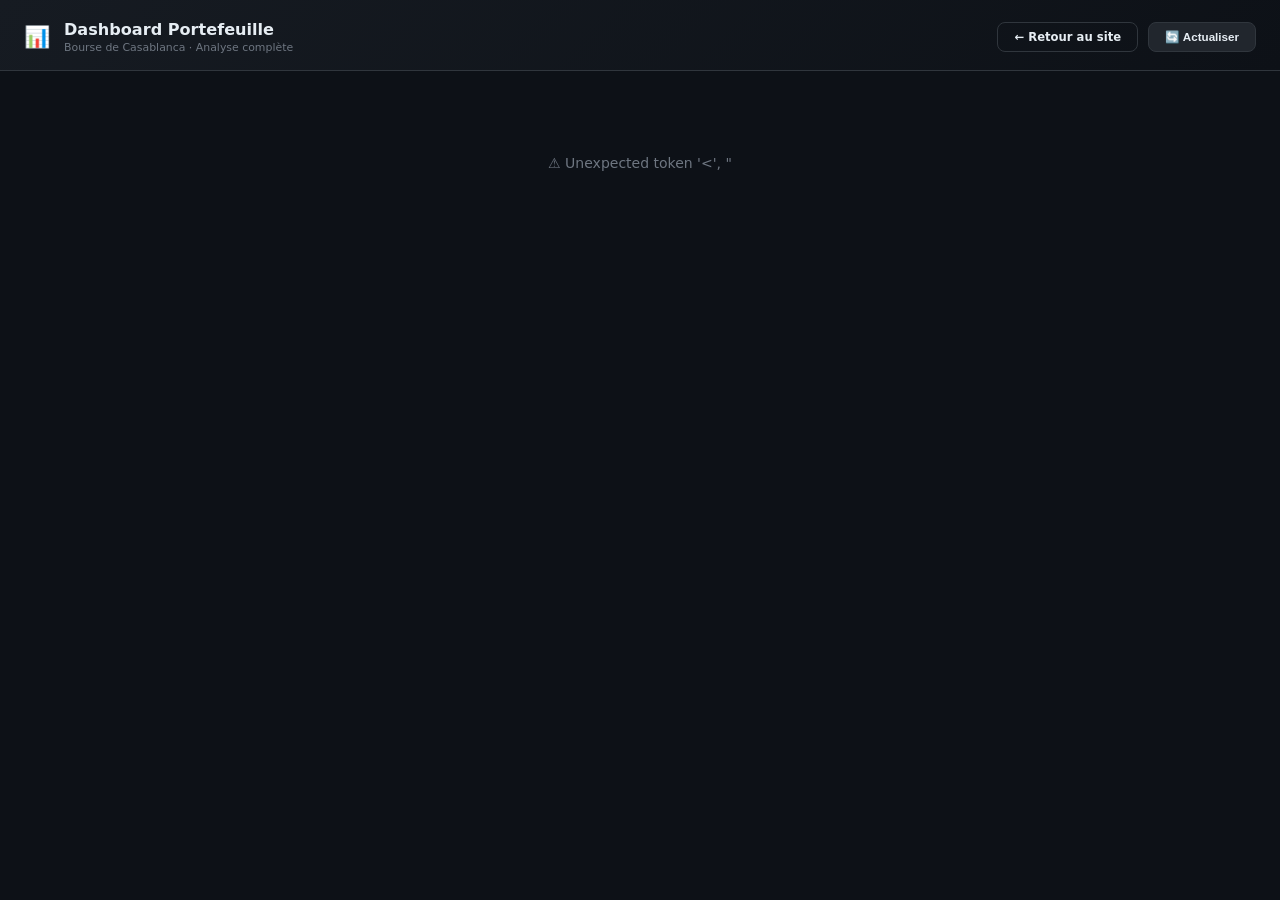
<file: portfolio-dashboard.html>
<!DOCTYPE html>
<html lang="fr">
<head>
<meta charset="UTF-8">
<meta name="viewport" content="width=device-width, initial-scale=1.0">
<title>📊 Dashboard Portefeuille — Bourse de Casablanca</title>
<style>
  :root {
    --bg:      #0d1117; --bg2: #161b22; --bg3: #21262d;
    --border:  #30363d;
    --text:    #e6edf3; --text2: #8b949e; --text3: #6e7681;
    --green:   #3fb950; --green-bg: #0f2a1e; --green-border: #1e4a30;
    --red:     #f85149; --red-bg:   #2a0f0f; --red-border:   #4a1e1e;
    --yellow:  #d29922; --yellow-bg:#2a1e08;
    --accent:  #58a6ff;
    --radius:  10px;
    --font: 'Segoe UI', system-ui, -apple-system, Arial, sans-serif;
  }
  * { box-sizing: border-box; margin: 0; padding: 0; }
  body {
    background: var(--bg); color: var(--text);
    font-family: var(--font); font-size: 14px; min-height: 100vh;
    padding: 0 0 40px;
  }

  /* ── Header ── */
  .header {
    background: linear-gradient(135deg, #161b22 0%, #0d1117 100%);
    border-bottom: 1px solid var(--border);
    padding: 20px 24px 16px;
    display: flex; align-items: center; justify-content: space-between;
    flex-wrap: wrap; gap: 12px;
    position: sticky; top: 0; z-index: 10;
    backdrop-filter: blur(8px);
  }
  .header-left { display: flex; align-items: center; gap: 14px; }
  .header-logo { font-size: 1.5em; }
  .header-title { font-size: 1.15em; font-weight: 700; color: var(--text); }
  .header-sub   { font-size: 0.78em; color: var(--text3); margin-top: 2px; }
  .header-right { display: flex; align-items: center; gap: 10px; }

  .btn {
    display: inline-flex; align-items: center; gap: 6px;
    padding: 7px 16px; border-radius: 8px; border: 1px solid var(--border);
    background: var(--bg3); color: var(--text); cursor: pointer;
    font-size: 0.83em; font-weight: 600; text-decoration: none;
    transition: all 0.2s;
  }
  .btn:hover { background: var(--accent); border-color: var(--accent); color: #fff; }
  .btn-ghost { background: transparent; }
  .btn-ghost:hover { background: var(--bg3); color: var(--text); border-color: var(--border); }

  /* ── Conteneur principal ── */
  .container { max-width: 1200px; margin: 0 auto; padding: 24px 16px; }

  /* ── Timestamp ── */
  .snapshot-bar {
    display: flex; align-items: center; gap: 10px; flex-wrap: wrap;
    padding: 10px 16px; margin-bottom: 20px;
    background: var(--bg2); border: 1px solid var(--border);
    border-radius: var(--radius); font-size: 0.8em; color: var(--text3);
  }
  .snapshot-bar .dot {
    width: 8px; height: 8px; border-radius: 50%;
    background: var(--green); box-shadow: 0 0 6px var(--green);
    animation: pulse 2s infinite;
  }
  @keyframes pulse { 0%,100%{opacity:1} 50%{opacity:.4} }

  /* ── Grille KPIs ── */
  .kpi-grid {
    display: grid;
    grid-template-columns: repeat(auto-fit, minmax(200px, 1fr));
    gap: 12px; margin-bottom: 24px;
  }
  .kpi-card {
    background: var(--bg2); border: 1px solid var(--border);
    border-radius: var(--radius); padding: 16px 18px;
    position: relative; overflow: hidden;
    transition: transform 0.15s, border-color 0.15s;
  }
  .kpi-card:hover { transform: translateY(-2px); border-color: var(--accent); }
  .kpi-card::before {
    content: ''; position: absolute; top: 0; left: 0; right: 0;
    height: 3px; background: var(--kpi-color, var(--accent));
  }
  .kpi-icon  { font-size: 1.4em; margin-bottom: 8px; }
  .kpi-label { font-size: 0.73em; color: var(--text3); font-weight: 600;
               text-transform: uppercase; letter-spacing: 0.05em; margin-bottom: 6px; }
  .kpi-value { font-size: 1.45em; font-weight: 800; color: var(--text);
               font-variant-numeric: tabular-nums; }
  .kpi-value.green  { color: var(--green); }
  .kpi-value.red    { color: var(--red); }
  .kpi-value.yellow { color: var(--yellow); }
  .kpi-sub   { font-size: 0.75em; color: var(--text3); margin-top: 4px; }

  /* ── Badges stats ── */
  .stats-row {
    display: flex; gap: 10px; flex-wrap: wrap; margin-bottom: 24px;
  }
  .stat-pill {
    display: flex; align-items: center; gap: 6px;
    padding: 6px 14px; border-radius: 20px;
    font-size: 0.8em; font-weight: 700; border: 1px solid;
  }
  .stat-pill.green  { background: var(--green-bg); color: var(--green); border-color: var(--green-border); }
  .stat-pill.red    { background: var(--red-bg);   color: var(--red);   border-color: var(--red-border); }
  .stat-pill.yellow { background: var(--yellow-bg);color: var(--yellow);border-color: #4a3210; }
  .stat-pill.blue   { background: #0d1b2f;         color: var(--accent);border-color: #1a3a5c; }

  /* ── Section header ── */
  .section-header {
    display: flex; align-items: center; gap: 12px;
    margin-bottom: 12px; padding-bottom: 10px;
    border-bottom: 1px solid var(--border);
  }
  .section-title { font-size: 0.95em; font-weight: 700; color: var(--text); }
  .section-count {
    font-size: 0.75em; padding: 2px 8px; border-radius: 12px;
    background: var(--bg3); color: var(--text3); font-weight: 600;
  }

  /* ── Tableau des transactions ── */
  .table-wrap {
    background: var(--bg2); border: 1px solid var(--border);
    border-radius: var(--radius); overflow: hidden; margin-bottom: 24px;
  }
  table { width: 100%; border-collapse: collapse; }
  thead tr { background: var(--bg3); border-bottom: 1px solid var(--border); }
  th {
    padding: 10px 14px; text-align: left;
    font-size: 0.72em; font-weight: 700; color: var(--text3);
    text-transform: uppercase; letter-spacing: 0.05em;
    white-space: nowrap;
  }
  th.right { text-align: right; }
  td { padding: 11px 14px; border-bottom: 1px solid var(--border);
       font-size: 0.86em; vertical-align: middle; }
  tbody tr:last-child td { border-bottom: none; }
  tbody tr:hover { background: rgba(88,166,255,0.04); }

  /* Colonnes numériques */
  .num { text-align: right; font-variant-numeric: tabular-nums; font-family: 'Cascadia Code','Consolas',monospace; }

  /* Badge symbole */
  .sym-badge {
    display: inline-flex; align-items: center; justify-content: center;
    padding: 3px 9px; border-radius: 6px; font-size: 0.82em;
    font-weight: 800; letter-spacing: 0.03em;
    background: #1a2a3a; color: var(--accent); border: 1px solid #1e3a5a;
    white-space: nowrap;
  }

  /* Gain/perte badge */
  .gain-badge {
    display: inline-flex; align-items: center; gap: 4px;
    padding: 3px 9px; border-radius: 6px; font-size: 0.82em;
    font-weight: 700; white-space: nowrap;
  }
  .gain-badge.win  { background: var(--green-bg); color: var(--green); border: 1px solid var(--green-border); }
  .gain-badge.loss { background: var(--red-bg);   color: var(--red);   border: 1px solid var(--red-border); }
  .gain-badge.neu  { background: var(--bg3);      color: var(--text3); border: 1px solid var(--border); }

  /* Barre de variation % */
  .pct-bar-wrap { display: flex; align-items: center; gap: 8px; justify-content: flex-end; }
  .pct-bar {
    width: 50px; height: 5px; border-radius: 3px;
    background: var(--bg3); overflow: hidden; flex-shrink: 0;
  }
  .pct-bar-fill {
    height: 100%; border-radius: 3px;
    transition: width 0.6s ease;
  }

  /* ── Symboles consolidés ── */
  .sym-grid {
    display: grid; grid-template-columns: repeat(auto-fill, minmax(280px,1fr));
    gap: 10px; margin-bottom: 24px;
  }
  .sym-card {
    background: var(--bg2); border: 1px solid var(--border);
    border-radius: var(--radius); padding: 14px 16px;
    border-left: 3px solid;
    transition: transform 0.15s;
  }
  .sym-card:hover { transform: translateX(3px); }
  .sym-card.win  { border-left-color: var(--green); }
  .sym-card.loss { border-left-color: var(--red); }
  .sym-card.neu  { border-left-color: var(--text3); }

  .sym-card-header { display: flex; align-items: center; justify-content: space-between; margin-bottom: 8px; }
  .sym-name { font-size: 0.78em; color: var(--text3); margin-top: 2px; }
  .sym-metrics { display: grid; grid-template-columns: 1fr 1fr; gap: 6px; margin-top: 10px; }
  .sym-metric { display: flex; flex-direction: column; gap: 2px; }
  .sym-metric-label { font-size: 0.68em; color: var(--text3); text-transform: uppercase; }
  .sym-metric-value { font-size: 0.88em; font-weight: 700; color: var(--text); font-variant-numeric: tabular-nums; }

  /* ── Empty / loading ── */
  .loading {
    display: flex; flex-direction: column; align-items: center;
    justify-content: center; padding: 60px; gap: 14px; color: var(--text3);
  }
  .spinner {
    width: 32px; height: 32px; border: 3px solid var(--border);
    border-top-color: var(--accent); border-radius: 50%;
    animation: spin 0.8s linear infinite;
  }
  @keyframes spin { to { transform: rotate(360deg); } }

  /* ── Responsive ── */
  @media (max-width: 700px) {
    .kpi-grid { grid-template-columns: repeat(2, 1fr); }
    th, td { padding: 8px 10px; }
    .hide-mobile { display: none !important; }
    .sym-grid { grid-template-columns: 1fr; }
  }
</style>
</head>
<body>

<!-- ── HEADER ─────────────────────────────────────────────────────────── -->
<div class="header">
  <div class="header-left">
    <div class="header-logo">📊</div>
    <div>
      <div class="header-title">Dashboard Portefeuille</div>
      <div class="header-sub">Bourse de Casablanca · Analyse complète</div>
    </div>
  </div>
  <div class="header-right">
    <a href="index.html" class="btn btn-ghost">← Retour au site</a>
    <button class="btn" onclick="loadDashboard()">🔄 Actualiser</button>
  </div>
</div>

<!-- ── CONTENU ─────────────────────────────────────────────────────────── -->
<div class="container">

  <!-- Timestamp -->
  <div class="snapshot-bar" id="snapshot-bar" style="display:none;">
    <div class="dot"></div>
    <span id="snapshot-time">—</span>
    <span style="color:var(--border);">·</span>
    <span id="snapshot-count" style="color:var(--text2);"></span>
  </div>

  <!-- Zone principale -->
  <div id="main-content">
    <div class="loading"><div class="spinner"></div><span>Chargement du portefeuille…</span></div>
  </div>

</div>

<script>
const API = 'api/portfolio-dashboard.php';
const FMT = n => n == null ? '—' : Number(n).toLocaleString('fr-FR', {minimumFractionDigits:2, maximumFractionDigits:2});
const FMT0 = n => n == null ? '—' : Number(n).toLocaleString('fr-FR', {minimumFractionDigits:0, maximumFractionDigits:0});
const SIGN = n => n >= 0 ? '+' : '';

// ── Chargement ─────────────────────────────────────────────────────────────
async function loadDashboard() {
  const mc = document.getElementById('main-content');
  mc.innerHTML = '<div class="loading"><div class="spinner"></div><span>Actualisation…</span></div>';
  try {
    // Récupérer le token si disponible
    let url = API + '?_=' + Date.now();
    try {
      const tok = localStorage.getItem('bvc_auth_token');
      if (tok) url += '&token=' + encodeURIComponent(tok);
    } catch(e){}

    const r = await fetch(url);
    const d = await r.json();
    if (!d.success) throw new Error(d.error || 'Erreur API');
    renderDashboard(d);
  } catch(e) {
    mc.innerHTML = `<div class="loading">⚠️ ${e.message}</div>`;
  }
}

// ── Rendu complet ──────────────────────────────────────────────────────────
function renderDashboard(d) {
  const k = d.kpis;

  // Timestamp bar
  const sb = document.getElementById('snapshot-bar');
  sb.style.display = 'flex';
  document.getElementById('snapshot-time').textContent =
    '📅 Données au ' + d.generatedAt;
  document.getElementById('snapshot-count').textContent =
    k.nbTransactions + ' transactions · ' + k.nbSymboles + ' titres';

  // ── Construire le HTML complet ──────────────────────────────────────────
  const profitClass = k.profitNet >= 0 ? 'green' : 'red';
  const perfClass   = k.performance >= 0 ? 'green' : 'red';
  const tauxClass   = k.tauxReussite >= 60 ? 'green' : (k.tauxReussite >= 40 ? 'yellow' : 'red');

  // Variation vs investi
  const variation = k.valeurActuelle - k.totalInvesti;
  const varClass  = variation >= 0 ? 'green' : 'red';

  let html = '';

  // ── KPIs ─────────────────────────────────────────────────────────────────
  html += `
  <div class="kpi-grid">

    <div class="kpi-card" style="--kpi-color:#58a6ff">
      <div class="kpi-icon">💰</div>
      <div class="kpi-label">Total Investi</div>
      <div class="kpi-value">${FMT(k.totalInvesti)}</div>
      <div class="kpi-sub">MAD (commissions incluses)</div>
    </div>

    <div class="kpi-card" style="--kpi-color:${variation>=0?'#3fb950':'#f85149'}">
      <div class="kpi-icon">📈</div>
      <div class="kpi-label">Valeur Actuelle</div>
      <div class="kpi-value">${FMT(k.valeurActuelle)}</div>
      <div class="kpi-sub" style="color:var(--${varClass});">
        ${SIGN(variation)}${FMT(variation)} MAD vs investi
      </div>
    </div>

    <div class="kpi-card" style="--kpi-color:${k.profitNet>=0?'#3fb950':'#f85149'}">
      <div class="kpi-icon">${k.profitNet >= 0 ? '🟢' : '🔴'}</div>
      <div class="kpi-label">Profit Net</div>
      <div class="kpi-value ${profitClass}">${SIGN(k.profitNet)}${FMT(k.profitNet)}</div>
      <div class="kpi-sub">MAD (après taxes & commissions)</div>
    </div>

    <div class="kpi-card" style="--kpi-color:${k.performance>=0?'#3fb950':'#f85149'}">
      <div class="kpi-icon">🎯</div>
      <div class="kpi-label">Performance</div>
      <div class="kpi-value ${perfClass}">${SIGN(k.performance)}${FMT(k.performance)}%</div>
      <div class="kpi-sub">Rendement global net</div>
    </div>

    <div class="kpi-card" style="--kpi-color:${tauxClass==='green'?'#3fb950':tauxClass==='yellow'?'#d29922':'#f85149'}">
      <div class="kpi-icon">🏆</div>
      <div class="kpi-label">Taux de Réussite</div>
      <div class="kpi-value ${tauxClass}">${k.tauxReussite}%</div>
      <div class="kpi-sub">${k.gagnantes} gagnantes sur ${k.nbTransactions}</div>
    </div>

    <div class="kpi-card" style="--kpi-color:#d29922">
      <div class="kpi-icon">📋</div>
      <div class="kpi-label">Portefeuille</div>
      <div class="kpi-value">${k.nbSymboles}</div>
      <div class="kpi-sub">titres · ${k.nbTransactions} lignes</div>
    </div>

  </div>`;

  // ── Pills stats ───────────────────────────────────────────────────────────
  html += `
  <div class="stats-row">
    <div class="stat-pill green">✅ ${k.gagnantes} Gagnante${k.gagnantes>1?'s':''}</div>
    <div class="stat-pill red">❌ ${k.perdantes} Perdante${k.perdantes>1?'s':''}</div>
    ${k.neutres > 0 ? `<div class="stat-pill yellow">⚪ ${k.neutres} Neutre${k.neutres>1?'s':''}</div>` : ''}
    <div class="stat-pill blue">💼 ${k.nbSymboles} Titre${k.nbSymboles>1?'s':''}</div>
  </div>`;

  // ── Vue consolidée par titre ──────────────────────────────────────────────
  html += `
  <div class="section-header">
    <div class="section-title">📦 Titres consolidés</div>
    <div class="section-count">${d.symbols.length} titres</div>
  </div>
  <div class="sym-grid">`;

  const maxAbsGain = Math.max(...d.symbols.map(s => Math.abs(s.gainNet)), 1);

  d.symbols.forEach(s => {
    const cls   = s.statut === 'gagnant' ? 'win' : s.statut === 'perdant' ? 'loss' : 'neu';
    const color = s.statut === 'gagnant' ? '#3fb950' : s.statut === 'perdant' ? '#f85149' : '#6e7681';
    const barW  = Math.min(100, Math.round(Math.abs(s.gainNet) / maxAbsGain * 100));

    html += `
    <div class="sym-card ${cls}">
      <div class="sym-card-header">
        <div>
          <span class="sym-badge">${s.symbole}</span>
          <div class="sym-name">${s.nom} · ${s.nbLignes} ligne${s.nbLignes>1?'s':''} · ${s.quantite} titres</div>
        </div>
        <div class="gain-badge ${cls}">${SIGN(s.gainNet)}${FMT(s.gainNet)} MAD</div>
      </div>
      <div style="margin-top:6px;display:flex;align-items:center;gap:8px;">
        <div style="flex:1;height:4px;background:var(--bg3);border-radius:2px;overflow:hidden;">
          <div style="width:${barW}%;height:100%;background:${color};border-radius:2px;"></div>
        </div>
        <span style="font-size:0.8em;font-weight:700;color:${color};">${SIGN(s.gainPct)}${FMT(s.gainPct)}%</span>
      </div>
      <div class="sym-metrics">
        <div class="sym-metric">
          <div class="sym-metric-label">Investi</div>
          <div class="sym-metric-value">${FMT(s.investi)} MAD</div>
        </div>
        <div class="sym-metric">
          <div class="sym-metric-label">Valeur actuelle</div>
          <div class="sym-metric-value">${FMT(s.valActuelle)} MAD</div>
        </div>
        <div class="sym-metric">
          <div class="sym-metric-label">Prix moy. achat</div>
          <div class="sym-metric-value">${FMT(s.prixMoyenAchat)}</div>
        </div>
        <div class="sym-metric">
          <div class="sym-metric-label">Cours actuel</div>
          <div class="sym-metric-value">${FMT(s.prixActuel)}</div>
        </div>
      </div>
    </div>`;
  });
  html += `</div>`;

  // ── Tableau détaillé par ligne ─────────────────────────────────────────────
  html += `
  <div class="section-header">
    <div class="section-title">📄 Détail par ligne de transaction</div>
    <div class="section-count">${d.lignes.length} lignes</div>
  </div>
  <div class="table-wrap">
  <table>
    <thead>
      <tr>
        <th>Titre</th>
        <th class="right">Qté</th>
        <th class="right">Prix achat</th>
        <th class="right">Cours actuel</th>
        <th class="right hide-mobile">Investi TTC</th>
        <th class="right hide-mobile">Val. actuelle</th>
        <th class="right">Gain net MAD</th>
        <th class="right">Perf %</th>
        <th class="hide-mobile">Date</th>
      </tr>
    </thead>
    <tbody>`;

  d.lignes.forEach(l => {
    const cls   = l.statut === 'gagnant' ? 'win' : l.statut === 'perdant' ? 'loss' : 'neu';
    const color = l.statut === 'gagnant' ? '#3fb950' : l.statut === 'perdant' ? '#f85149' : '#6e7681';
    const barW  = Math.min(100, Math.round(Math.abs(l.gainPct) / 30 * 100));  // 30% = full bar

    html += `
      <tr>
        <td>
          <span class="sym-badge">${l.symbole}</span>
          <div style="font-size:0.75em;color:var(--text3);margin-top:3px;max-width:130px;overflow:hidden;text-overflow:ellipsis;white-space:nowrap;">${l.nom}</div>
        </td>
        <td class="num">${l.quantite}</td>
        <td class="num">${FMT(l.prixAchat)}</td>
        <td class="num">${FMT(l.prixActuel)}</td>
        <td class="num hide-mobile">${FMT(l.investi)}</td>
        <td class="num hide-mobile">${FMT(l.valActuelle)}</td>
        <td class="num">
          <span class="gain-badge ${cls}">${SIGN(l.gainNet)}${FMT(l.gainNet)}</span>
        </td>
        <td>
          <div class="pct-bar-wrap">
            <div class="pct-bar">
              <div class="pct-bar-fill" style="width:${barW}%;background:${color};"></div>
            </div>
            <span style="font-size:0.82em;font-weight:700;color:${color};min-width:52px;text-align:right;">
              ${SIGN(l.gainPct)}${FMT(l.gainPct)}%
            </span>
          </div>
        </td>
        <td class="hide-mobile" style="font-size:0.78em;color:var(--text3);">${l.dateAjout || '—'}</td>
      </tr>`;
  });

  // Ligne Total
  const totalGain = d.lignes.reduce((s, l) => s + l.gainNet, 0);
  const totalInv  = d.lignes.reduce((s, l) => s + l.investi, 0);
  const totalVal  = d.lignes.reduce((s, l) => s + l.valActuelle, 0);
  const totalPct  = totalInv > 0 ? (totalGain / totalInv) * 100 : 0;
  const tClass    = totalGain >= 0 ? 'win' : 'loss';
  const tColor    = totalGain >= 0 ? '#3fb950' : '#f85149';

  html += `
      <tr style="background:var(--bg3);font-weight:700;border-top:2px solid var(--border);">
        <td colspan="3" style="font-size:0.85em;color:var(--text2);">TOTAL PORTEFEUILLE</td>
        <td></td>
        <td class="num hide-mobile">${FMT(totalInv)}</td>
        <td class="num hide-mobile">${FMT(totalVal)}</td>
        <td class="num">
          <span class="gain-badge ${tClass}">${SIGN(totalGain)}${FMT(totalGain)}</span>
        </td>
        <td>
          <span style="font-size:0.9em;font-weight:800;color:${tColor};">${SIGN(totalPct)}${FMT(totalPct)}%</span>
        </td>
        <td class="hide-mobile"></td>
      </tr>
    </tbody>
  </table>
  </div>`;

  // ── Pied de page ──────────────────────────────────────────────────────────
  html += `
  <div style="text-align:center;font-size:0.73em;color:var(--text3);padding-top:8px;">
    Commission: 0,99% à l'achat et à la vente · Taxe sur plus-values: 15% ·
    Données issues de <strong>portfolio_data.json</strong>
  </div>`;

  document.getElementById('main-content').innerHTML = html;
}

// Chargement automatique au démarrage
loadDashboard();

// Actualisation automatique toutes les 5 minutes si la page est visible
setInterval(() => { if (!document.hidden) loadDashboard(); }, 5 * 60 * 1000);
</script>
</body>
</html>
</file>
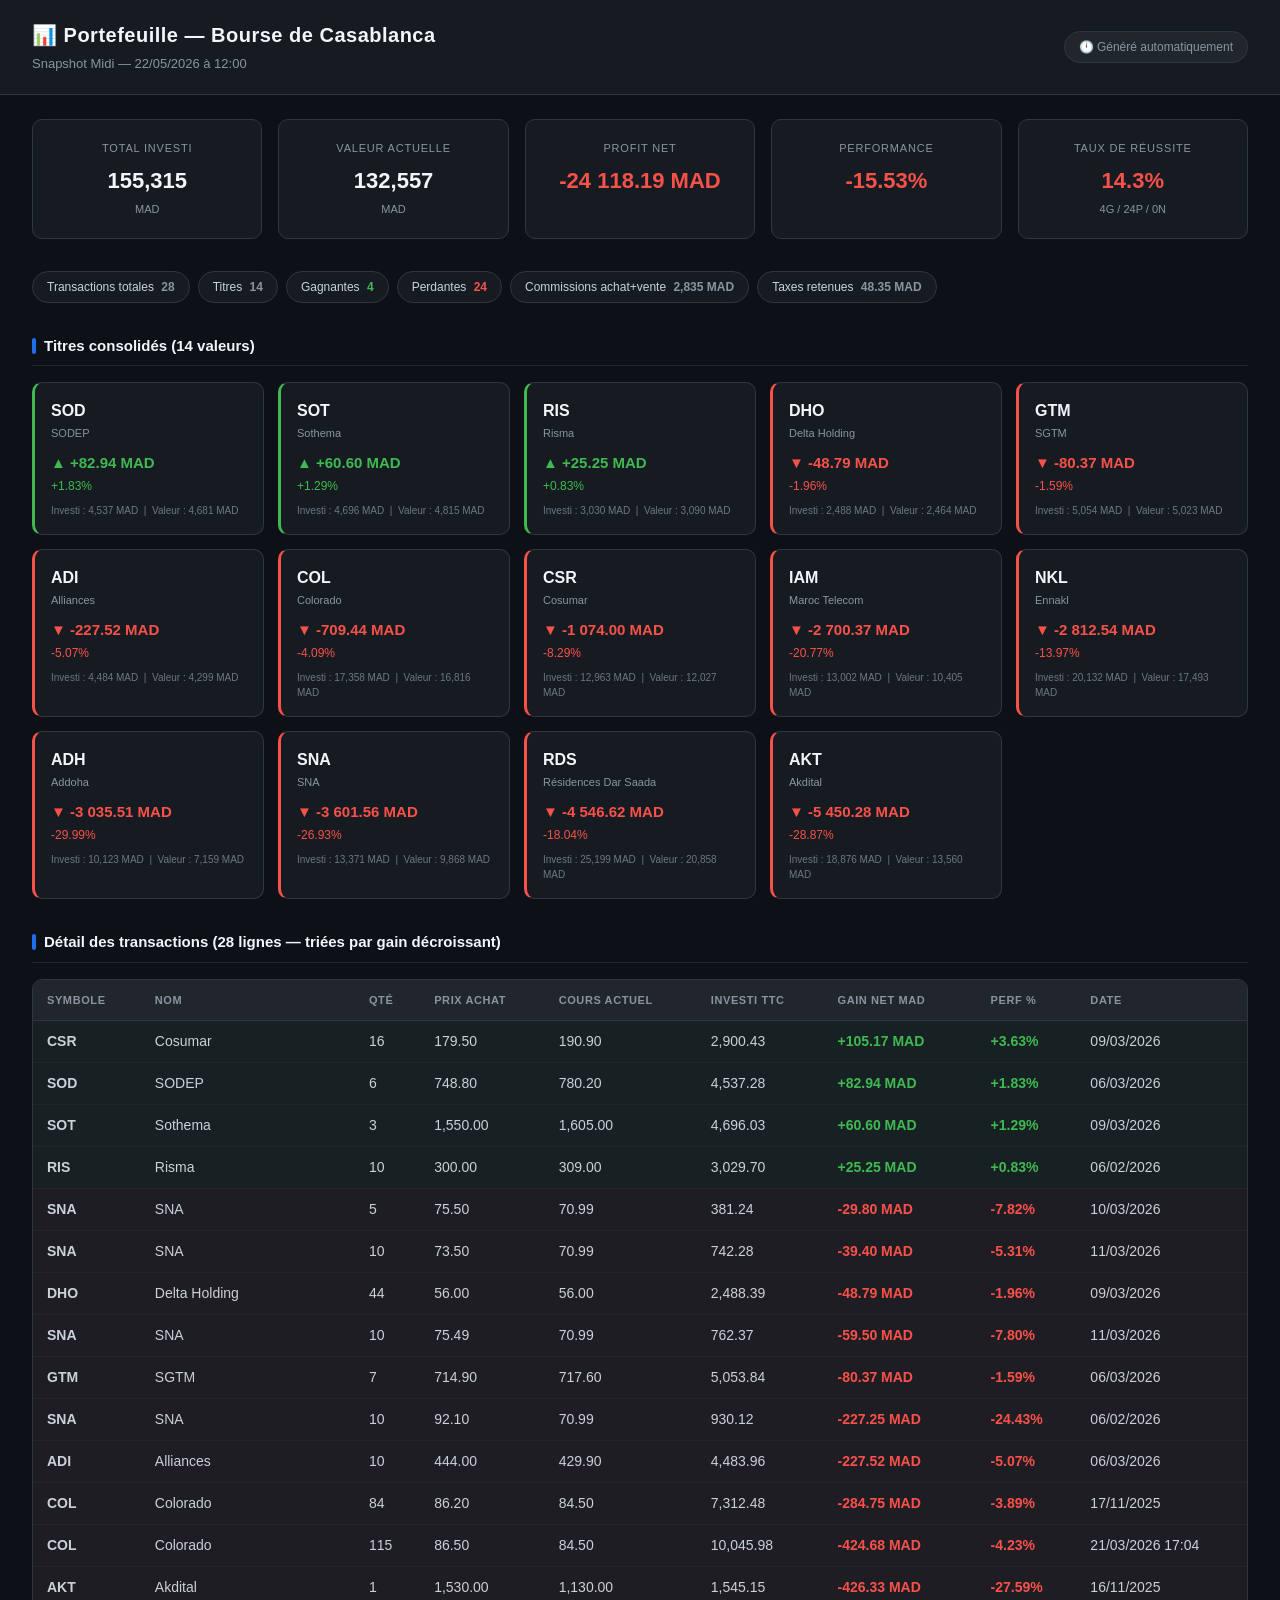
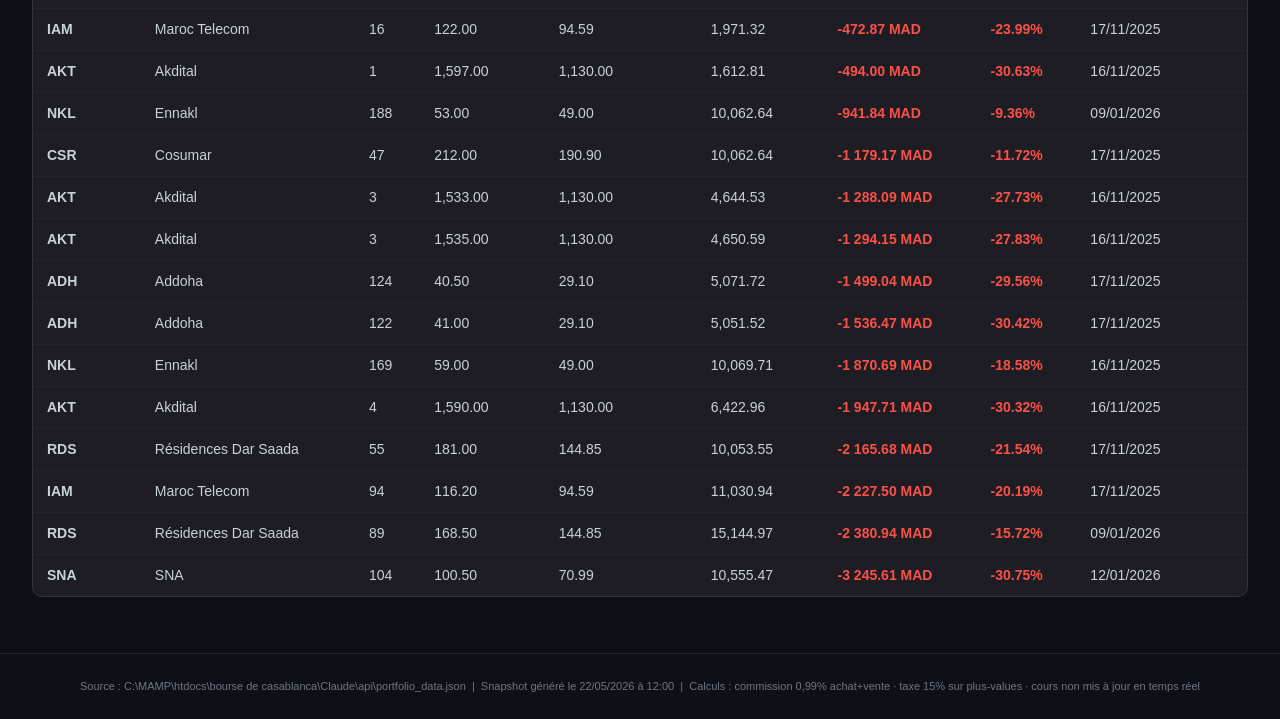
<file: snapshots/dashboard-2026-05-22-1200.html>
<!DOCTYPE html>
<html lang="fr">
<head>
<meta charset="UTF-8">
<meta name="viewport" content="width=device-width, initial-scale=1.0">
<title>Snapshot Midi — 22/05/2026</title>
<style>
  * { box-sizing: border-box; margin: 0; padding: 0; }
  body { background: #0d1117; color: #c9d1d9; font-family: 'Segoe UI', Arial, sans-serif; font-size: 14px; line-height: 1.5; }
  .header { background: #161b22; border-bottom: 1px solid #30363d; padding: 20px 32px; display: flex; justify-content: space-between; align-items: center; }
  .header h1 { font-size: 20px; font-weight: 700; color: #f0f6fc; letter-spacing: 0.5px; }
  .header .subtitle { font-size: 13px; color: #8b949e; margin-top: 4px; }
  .header .badge { background: #21262d; border: 1px solid #30363d; border-radius: 20px; padding: 6px 14px; font-size: 12px; color: #8b949e; }
  .container { max-width: 1400px; margin: 0 auto; padding: 24px 32px; }
  
  /* KPIs */
  .kpi-grid { display: grid; grid-template-columns: repeat(5, 1fr); gap: 16px; margin-bottom: 32px; }
  .kpi { background: #161b22; border: 1px solid #30363d; border-radius: 10px; padding: 20px; text-align: center; }
  .kpi-label { font-size: 11px; color: #8b949e; text-transform: uppercase; letter-spacing: 0.8px; margin-bottom: 8px; }
  .kpi-value { font-size: 22px; font-weight: 700; color: #f0f6fc; }
  .kpi-value.green { color: #3fb950; }
  .kpi-value.red { color: #f85149; }
  .kpi-value.neutral { color: #8b949e; }
  
  /* Section titles */
  .section-title { font-size: 15px; font-weight: 600; color: #f0f6fc; margin-bottom: 16px; padding-bottom: 8px; border-bottom: 1px solid #21262d; display: flex; align-items: center; gap: 8px; }
  .section-title::before { content: ""; display: inline-block; width: 4px; height: 16px; border-radius: 2px; background: #1f6feb; }
  
  /* Cards */
  .cards-grid { display: grid; grid-template-columns: repeat(auto-fill, minmax(200px, 1fr)); gap: 14px; margin-bottom: 32px; }
  .card { background: #161b22; border: 1px solid #30363d; border-radius: 10px; padding: 16px; transition: border-color 0.2s; }
  .card.green { border-left: 3px solid #3fb950; }
  .card.red { border-left: 3px solid #f85149; }
  .card.neutral { border-left: 3px solid #8b949e; }
  .card-symbol { font-size: 16px; font-weight: 700; color: #f0f6fc; }
  .card-name { font-size: 11px; color: #8b949e; margin-top: 2px; margin-bottom: 10px; }
  .card-profit { font-size: 15px; font-weight: 700; }
  .card-profit.green { color: #3fb950; }
  .card-profit.red { color: #f85149; }
  .card-profit.neutral { color: #8b949e; }
  .card-perf { font-size: 12px; margin-top: 3px; }
  .card-perf.green { color: #3fb950; }
  .card-perf.red { color: #f85149; }
  .card-perf.neutral { color: #8b949e; }
  .card-sub { font-size: 10px; color: #6e7681; margin-top: 8px; }
  
  /* Table */
  .table-wrap { overflow-x: auto; background: #161b22; border: 1px solid #30363d; border-radius: 10px; }
  table { width: 100%; border-collapse: collapse; }
  thead th { background: #21262d; padding: 12px 14px; text-align: left; font-size: 11px; font-weight: 600; color: #8b949e; text-transform: uppercase; letter-spacing: 0.6px; white-space: nowrap; border-bottom: 1px solid #30363d; }
  tbody td { padding: 10px 14px; border-bottom: 1px solid #21262d; white-space: nowrap; }
  tbody tr:last-child td { border-bottom: none; }
  .row-green td { background: rgba(63, 185, 80, 0.04); }
  .row-red td { background: rgba(248, 81, 73, 0.04); }
  .row-neutral td { }
  .green { color: #3fb950; }
  .red { color: #f85149; }
  .neutral { color: #8b949e; }
  
  /* Footer */
  .footer { text-align: center; padding: 24px 32px; color: #6e7681; font-size: 11px; border-top: 1px solid #21262d; margin-top: 32px; }
  .stats-bar { display: flex; gap: 8px; margin-bottom: 32px; }
  .stat-pill { background: #161b22; border: 1px solid #30363d; border-radius: 20px; padding: 6px 14px; font-size: 12px; }
  .stat-pill .val { font-weight: 700; margin-left: 4px; }
  .val.green { color: #3fb950; } .val.red { color: #f85149; } .val.neutral { color: #8b949e; }
</style>
</head>
<body>

<div class="header">
  <div>
    <h1>📊 Portefeuille — Bourse de Casablanca</h1>
    <div class="subtitle">Snapshot Midi — 22/05/2026 à 12:00</div>
  </div>
  <div class="badge">🕛 Généré automatiquement</div>
</div>

<div class="container">

  <!-- KPIs -->
  <div class="kpi-grid">
    <div class="kpi">
      <div class="kpi-label">Total Investi</div>
      <div class="kpi-value">155,315</div>
      <div style="font-size:11px;color:#8b949e;margin-top:4px;">MAD</div>
    </div>
    <div class="kpi">
      <div class="kpi-label">Valeur Actuelle</div>
      <div class="kpi-value">132,557</div>
      <div style="font-size:11px;color:#8b949e;margin-top:4px;">MAD</div>
    </div>
    <div class="kpi">
      <div class="kpi-label">Profit Net</div>
      <div class="kpi-value red">-24 118.19 MAD</div>
    </div>
    <div class="kpi">
      <div class="kpi-label">Performance</div>
      <div class="kpi-value red">-15.53%</div>
    </div>
    <div class="kpi">
      <div class="kpi-label">Taux de Réussite</div>
      <div class="kpi-value red">14.3%</div>
      <div style="font-size:11px;color:#8b949e;margin-top:4px;">4G / 24P / 0N</div>
    </div>
  </div>

  <!-- Stats pills -->
  <div class="stats-bar">
    <div class="stat-pill">Transactions totales <span class="val neutral">28</span></div>
    <div class="stat-pill">Titres <span class="val neutral">14</span></div>
    <div class="stat-pill">Gagnantes <span class="val green">4</span></div>
    <div class="stat-pill">Perdantes <span class="val red">24</span></div>
    <div class="stat-pill">Commissions achat+vente <span class="val neutral">2,835 MAD</span></div>
    <div class="stat-pill">Taxes retenues <span class="val neutral">48.35 MAD</span></div>
  </div>

  <!-- Cards par symbole -->
  <div class="section-title">Titres consolidés (14 valeurs)</div>
  <div class="cards-grid">

    <div class="card green">
        <div class="card-symbol">SOD</div>
        <div class="card-name">SODEP</div>
        <div class="card-profit green">▲ +82.94 MAD</div>
        <div class="card-perf green">+1.83%</div>
        <div class="card-sub">Investi : 4,537 MAD &nbsp;|&nbsp; Valeur : 4,681 MAD</div>
    </div>
    <div class="card green">
        <div class="card-symbol">SOT</div>
        <div class="card-name">Sothema</div>
        <div class="card-profit green">▲ +60.60 MAD</div>
        <div class="card-perf green">+1.29%</div>
        <div class="card-sub">Investi : 4,696 MAD &nbsp;|&nbsp; Valeur : 4,815 MAD</div>
    </div>
    <div class="card green">
        <div class="card-symbol">RIS</div>
        <div class="card-name">Risma</div>
        <div class="card-profit green">▲ +25.25 MAD</div>
        <div class="card-perf green">+0.83%</div>
        <div class="card-sub">Investi : 3,030 MAD &nbsp;|&nbsp; Valeur : 3,090 MAD</div>
    </div>
    <div class="card red">
        <div class="card-symbol">DHO</div>
        <div class="card-name">Delta Holding</div>
        <div class="card-profit red">▼ -48.79 MAD</div>
        <div class="card-perf red">-1.96%</div>
        <div class="card-sub">Investi : 2,488 MAD &nbsp;|&nbsp; Valeur : 2,464 MAD</div>
    </div>
    <div class="card red">
        <div class="card-symbol">GTM</div>
        <div class="card-name">SGTM</div>
        <div class="card-profit red">▼ -80.37 MAD</div>
        <div class="card-perf red">-1.59%</div>
        <div class="card-sub">Investi : 5,054 MAD &nbsp;|&nbsp; Valeur : 5,023 MAD</div>
    </div>
    <div class="card red">
        <div class="card-symbol">ADI</div>
        <div class="card-name">Alliances</div>
        <div class="card-profit red">▼ -227.52 MAD</div>
        <div class="card-perf red">-5.07%</div>
        <div class="card-sub">Investi : 4,484 MAD &nbsp;|&nbsp; Valeur : 4,299 MAD</div>
    </div>
    <div class="card red">
        <div class="card-symbol">COL</div>
        <div class="card-name">Colorado</div>
        <div class="card-profit red">▼ -709.44 MAD</div>
        <div class="card-perf red">-4.09%</div>
        <div class="card-sub">Investi : 17,358 MAD &nbsp;|&nbsp; Valeur : 16,816 MAD</div>
    </div>
    <div class="card red">
        <div class="card-symbol">CSR</div>
        <div class="card-name">Cosumar</div>
        <div class="card-profit red">▼ -1 074.00 MAD</div>
        <div class="card-perf red">-8.29%</div>
        <div class="card-sub">Investi : 12,963 MAD &nbsp;|&nbsp; Valeur : 12,027 MAD</div>
    </div>
    <div class="card red">
        <div class="card-symbol">IAM</div>
        <div class="card-name">Maroc Telecom</div>
        <div class="card-profit red">▼ -2 700.37 MAD</div>
        <div class="card-perf red">-20.77%</div>
        <div class="card-sub">Investi : 13,002 MAD &nbsp;|&nbsp; Valeur : 10,405 MAD</div>
    </div>
    <div class="card red">
        <div class="card-symbol">NKL</div>
        <div class="card-name">Ennakl</div>
        <div class="card-profit red">▼ -2 812.54 MAD</div>
        <div class="card-perf red">-13.97%</div>
        <div class="card-sub">Investi : 20,132 MAD &nbsp;|&nbsp; Valeur : 17,493 MAD</div>
    </div>
    <div class="card red">
        <div class="card-symbol">ADH</div>
        <div class="card-name">Addoha</div>
        <div class="card-profit red">▼ -3 035.51 MAD</div>
        <div class="card-perf red">-29.99%</div>
        <div class="card-sub">Investi : 10,123 MAD &nbsp;|&nbsp; Valeur : 7,159 MAD</div>
    </div>
    <div class="card red">
        <div class="card-symbol">SNA</div>
        <div class="card-name">SNA</div>
        <div class="card-profit red">▼ -3 601.56 MAD</div>
        <div class="card-perf red">-26.93%</div>
        <div class="card-sub">Investi : 13,371 MAD &nbsp;|&nbsp; Valeur : 9,868 MAD</div>
    </div>
    <div class="card red">
        <div class="card-symbol">RDS</div>
        <div class="card-name">Résidences Dar Saada</div>
        <div class="card-profit red">▼ -4 546.62 MAD</div>
        <div class="card-perf red">-18.04%</div>
        <div class="card-sub">Investi : 25,199 MAD &nbsp;|&nbsp; Valeur : 20,858 MAD</div>
    </div>
    <div class="card red">
        <div class="card-symbol">AKT</div>
        <div class="card-name">Akdital</div>
        <div class="card-profit red">▼ -5 450.28 MAD</div>
        <div class="card-perf red">-28.87%</div>
        <div class="card-sub">Investi : 18,876 MAD &nbsp;|&nbsp; Valeur : 13,560 MAD</div>
    </div>
  </div>

  <!-- Tableau détaillé -->
  <div class="section-title">Détail des transactions (28 lignes — triées par gain décroissant)</div>
  <div class="table-wrap">
    <table>
      <thead>
        <tr>
          <th>Symbole</th>
          <th>Nom</th>
          <th>Qté</th>
          <th>Prix Achat</th>
          <th>Cours Actuel</th>
          <th>Investi TTC</th>
          <th>Gain Net MAD</th>
          <th>Perf %</th>
          <th>Date</th>
        </tr>
      </thead>
      <tbody>

    <tr class="row-green">
        <td><strong>CSR</strong></td>
        <td>Cosumar</td>
        <td>16</td>
        <td>179.50</td>
        <td>190.90</td>
        <td>2,900.43</td>
        <td class="green"><strong>+105.17 MAD</strong></td>
        <td class="green"><strong>+3.63%</strong></td>
        <td>09/03/2026</td>
    </tr>
    <tr class="row-green">
        <td><strong>SOD</strong></td>
        <td>SODEP</td>
        <td>6</td>
        <td>748.80</td>
        <td>780.20</td>
        <td>4,537.28</td>
        <td class="green"><strong>+82.94 MAD</strong></td>
        <td class="green"><strong>+1.83%</strong></td>
        <td>06/03/2026</td>
    </tr>
    <tr class="row-green">
        <td><strong>SOT</strong></td>
        <td>Sothema</td>
        <td>3</td>
        <td>1,550.00</td>
        <td>1,605.00</td>
        <td>4,696.03</td>
        <td class="green"><strong>+60.60 MAD</strong></td>
        <td class="green"><strong>+1.29%</strong></td>
        <td>09/03/2026</td>
    </tr>
    <tr class="row-green">
        <td><strong>RIS</strong></td>
        <td>Risma</td>
        <td>10</td>
        <td>300.00</td>
        <td>309.00</td>
        <td>3,029.70</td>
        <td class="green"><strong>+25.25 MAD</strong></td>
        <td class="green"><strong>+0.83%</strong></td>
        <td>06/02/2026</td>
    </tr>
    <tr class="row-red">
        <td><strong>SNA</strong></td>
        <td>SNA</td>
        <td>5</td>
        <td>75.50</td>
        <td>70.99</td>
        <td>381.24</td>
        <td class="red"><strong>-29.80 MAD</strong></td>
        <td class="red"><strong>-7.82%</strong></td>
        <td>10/03/2026</td>
    </tr>
    <tr class="row-red">
        <td><strong>SNA</strong></td>
        <td>SNA</td>
        <td>10</td>
        <td>73.50</td>
        <td>70.99</td>
        <td>742.28</td>
        <td class="red"><strong>-39.40 MAD</strong></td>
        <td class="red"><strong>-5.31%</strong></td>
        <td>11/03/2026</td>
    </tr>
    <tr class="row-red">
        <td><strong>DHO</strong></td>
        <td>Delta Holding</td>
        <td>44</td>
        <td>56.00</td>
        <td>56.00</td>
        <td>2,488.39</td>
        <td class="red"><strong>-48.79 MAD</strong></td>
        <td class="red"><strong>-1.96%</strong></td>
        <td>09/03/2026</td>
    </tr>
    <tr class="row-red">
        <td><strong>SNA</strong></td>
        <td>SNA</td>
        <td>10</td>
        <td>75.49</td>
        <td>70.99</td>
        <td>762.37</td>
        <td class="red"><strong>-59.50 MAD</strong></td>
        <td class="red"><strong>-7.80%</strong></td>
        <td>11/03/2026</td>
    </tr>
    <tr class="row-red">
        <td><strong>GTM</strong></td>
        <td>SGTM</td>
        <td>7</td>
        <td>714.90</td>
        <td>717.60</td>
        <td>5,053.84</td>
        <td class="red"><strong>-80.37 MAD</strong></td>
        <td class="red"><strong>-1.59%</strong></td>
        <td>06/03/2026</td>
    </tr>
    <tr class="row-red">
        <td><strong>SNA</strong></td>
        <td>SNA</td>
        <td>10</td>
        <td>92.10</td>
        <td>70.99</td>
        <td>930.12</td>
        <td class="red"><strong>-227.25 MAD</strong></td>
        <td class="red"><strong>-24.43%</strong></td>
        <td>06/02/2026</td>
    </tr>
    <tr class="row-red">
        <td><strong>ADI</strong></td>
        <td>Alliances</td>
        <td>10</td>
        <td>444.00</td>
        <td>429.90</td>
        <td>4,483.96</td>
        <td class="red"><strong>-227.52 MAD</strong></td>
        <td class="red"><strong>-5.07%</strong></td>
        <td>06/03/2026</td>
    </tr>
    <tr class="row-red">
        <td><strong>COL</strong></td>
        <td>Colorado</td>
        <td>84</td>
        <td>86.20</td>
        <td>84.50</td>
        <td>7,312.48</td>
        <td class="red"><strong>-284.75 MAD</strong></td>
        <td class="red"><strong>-3.89%</strong></td>
        <td>17/11/2025</td>
    </tr>
    <tr class="row-red">
        <td><strong>COL</strong></td>
        <td>Colorado</td>
        <td>115</td>
        <td>86.50</td>
        <td>84.50</td>
        <td>10,045.98</td>
        <td class="red"><strong>-424.68 MAD</strong></td>
        <td class="red"><strong>-4.23%</strong></td>
        <td>21/03/2026 17:04</td>
    </tr>
    <tr class="row-red">
        <td><strong>AKT</strong></td>
        <td>Akdital</td>
        <td>1</td>
        <td>1,530.00</td>
        <td>1,130.00</td>
        <td>1,545.15</td>
        <td class="red"><strong>-426.33 MAD</strong></td>
        <td class="red"><strong>-27.59%</strong></td>
        <td>16/11/2025</td>
    </tr>
    <tr class="row-red">
        <td><strong>IAM</strong></td>
        <td>Maroc Telecom</td>
        <td>16</td>
        <td>122.00</td>
        <td>94.59</td>
        <td>1,971.32</td>
        <td class="red"><strong>-472.87 MAD</strong></td>
        <td class="red"><strong>-23.99%</strong></td>
        <td>17/11/2025</td>
    </tr>
    <tr class="row-red">
        <td><strong>AKT</strong></td>
        <td>Akdital</td>
        <td>1</td>
        <td>1,597.00</td>
        <td>1,130.00</td>
        <td>1,612.81</td>
        <td class="red"><strong>-494.00 MAD</strong></td>
        <td class="red"><strong>-30.63%</strong></td>
        <td>16/11/2025</td>
    </tr>
    <tr class="row-red">
        <td><strong>NKL</strong></td>
        <td>Ennakl</td>
        <td>188</td>
        <td>53.00</td>
        <td>49.00</td>
        <td>10,062.64</td>
        <td class="red"><strong>-941.84 MAD</strong></td>
        <td class="red"><strong>-9.36%</strong></td>
        <td>09/01/2026</td>
    </tr>
    <tr class="row-red">
        <td><strong>CSR</strong></td>
        <td>Cosumar</td>
        <td>47</td>
        <td>212.00</td>
        <td>190.90</td>
        <td>10,062.64</td>
        <td class="red"><strong>-1 179.17 MAD</strong></td>
        <td class="red"><strong>-11.72%</strong></td>
        <td>17/11/2025</td>
    </tr>
    <tr class="row-red">
        <td><strong>AKT</strong></td>
        <td>Akdital</td>
        <td>3</td>
        <td>1,533.00</td>
        <td>1,130.00</td>
        <td>4,644.53</td>
        <td class="red"><strong>-1 288.09 MAD</strong></td>
        <td class="red"><strong>-27.73%</strong></td>
        <td>16/11/2025</td>
    </tr>
    <tr class="row-red">
        <td><strong>AKT</strong></td>
        <td>Akdital</td>
        <td>3</td>
        <td>1,535.00</td>
        <td>1,130.00</td>
        <td>4,650.59</td>
        <td class="red"><strong>-1 294.15 MAD</strong></td>
        <td class="red"><strong>-27.83%</strong></td>
        <td>16/11/2025</td>
    </tr>
    <tr class="row-red">
        <td><strong>ADH</strong></td>
        <td>Addoha</td>
        <td>124</td>
        <td>40.50</td>
        <td>29.10</td>
        <td>5,071.72</td>
        <td class="red"><strong>-1 499.04 MAD</strong></td>
        <td class="red"><strong>-29.56%</strong></td>
        <td>17/11/2025</td>
    </tr>
    <tr class="row-red">
        <td><strong>ADH</strong></td>
        <td>Addoha</td>
        <td>122</td>
        <td>41.00</td>
        <td>29.10</td>
        <td>5,051.52</td>
        <td class="red"><strong>-1 536.47 MAD</strong></td>
        <td class="red"><strong>-30.42%</strong></td>
        <td>17/11/2025</td>
    </tr>
    <tr class="row-red">
        <td><strong>NKL</strong></td>
        <td>Ennakl</td>
        <td>169</td>
        <td>59.00</td>
        <td>49.00</td>
        <td>10,069.71</td>
        <td class="red"><strong>-1 870.69 MAD</strong></td>
        <td class="red"><strong>-18.58%</strong></td>
        <td>16/11/2025</td>
    </tr>
    <tr class="row-red">
        <td><strong>AKT</strong></td>
        <td>Akdital</td>
        <td>4</td>
        <td>1,590.00</td>
        <td>1,130.00</td>
        <td>6,422.96</td>
        <td class="red"><strong>-1 947.71 MAD</strong></td>
        <td class="red"><strong>-30.32%</strong></td>
        <td>16/11/2025</td>
    </tr>
    <tr class="row-red">
        <td><strong>RDS</strong></td>
        <td>Résidences Dar Saada</td>
        <td>55</td>
        <td>181.00</td>
        <td>144.85</td>
        <td>10,053.55</td>
        <td class="red"><strong>-2 165.68 MAD</strong></td>
        <td class="red"><strong>-21.54%</strong></td>
        <td>17/11/2025</td>
    </tr>
    <tr class="row-red">
        <td><strong>IAM</strong></td>
        <td>Maroc Telecom</td>
        <td>94</td>
        <td>116.20</td>
        <td>94.59</td>
        <td>11,030.94</td>
        <td class="red"><strong>-2 227.50 MAD</strong></td>
        <td class="red"><strong>-20.19%</strong></td>
        <td>17/11/2025</td>
    </tr>
    <tr class="row-red">
        <td><strong>RDS</strong></td>
        <td>Résidences Dar Saada</td>
        <td>89</td>
        <td>168.50</td>
        <td>144.85</td>
        <td>15,144.97</td>
        <td class="red"><strong>-2 380.94 MAD</strong></td>
        <td class="red"><strong>-15.72%</strong></td>
        <td>09/01/2026</td>
    </tr>
    <tr class="row-red">
        <td><strong>SNA</strong></td>
        <td>SNA</td>
        <td>104</td>
        <td>100.50</td>
        <td>70.99</td>
        <td>10,555.47</td>
        <td class="red"><strong>-3 245.61 MAD</strong></td>
        <td class="red"><strong>-30.75%</strong></td>
        <td>12/01/2026</td>
    </tr>
      </tbody>
    </table>
  </div>

</div>

<div class="footer">
  Source : C:\MAMP\htdocs\bourse de casablanca\Claude\api\portfolio_data.json &nbsp;|&nbsp;
  Snapshot généré le 22/05/2026 à 12:00 &nbsp;|&nbsp;
  Calculs : commission 0,99% achat+vente · taxe 15% sur plus-values · cours non mis à jour en temps réel
</div>

</body>
</html>
</file>
